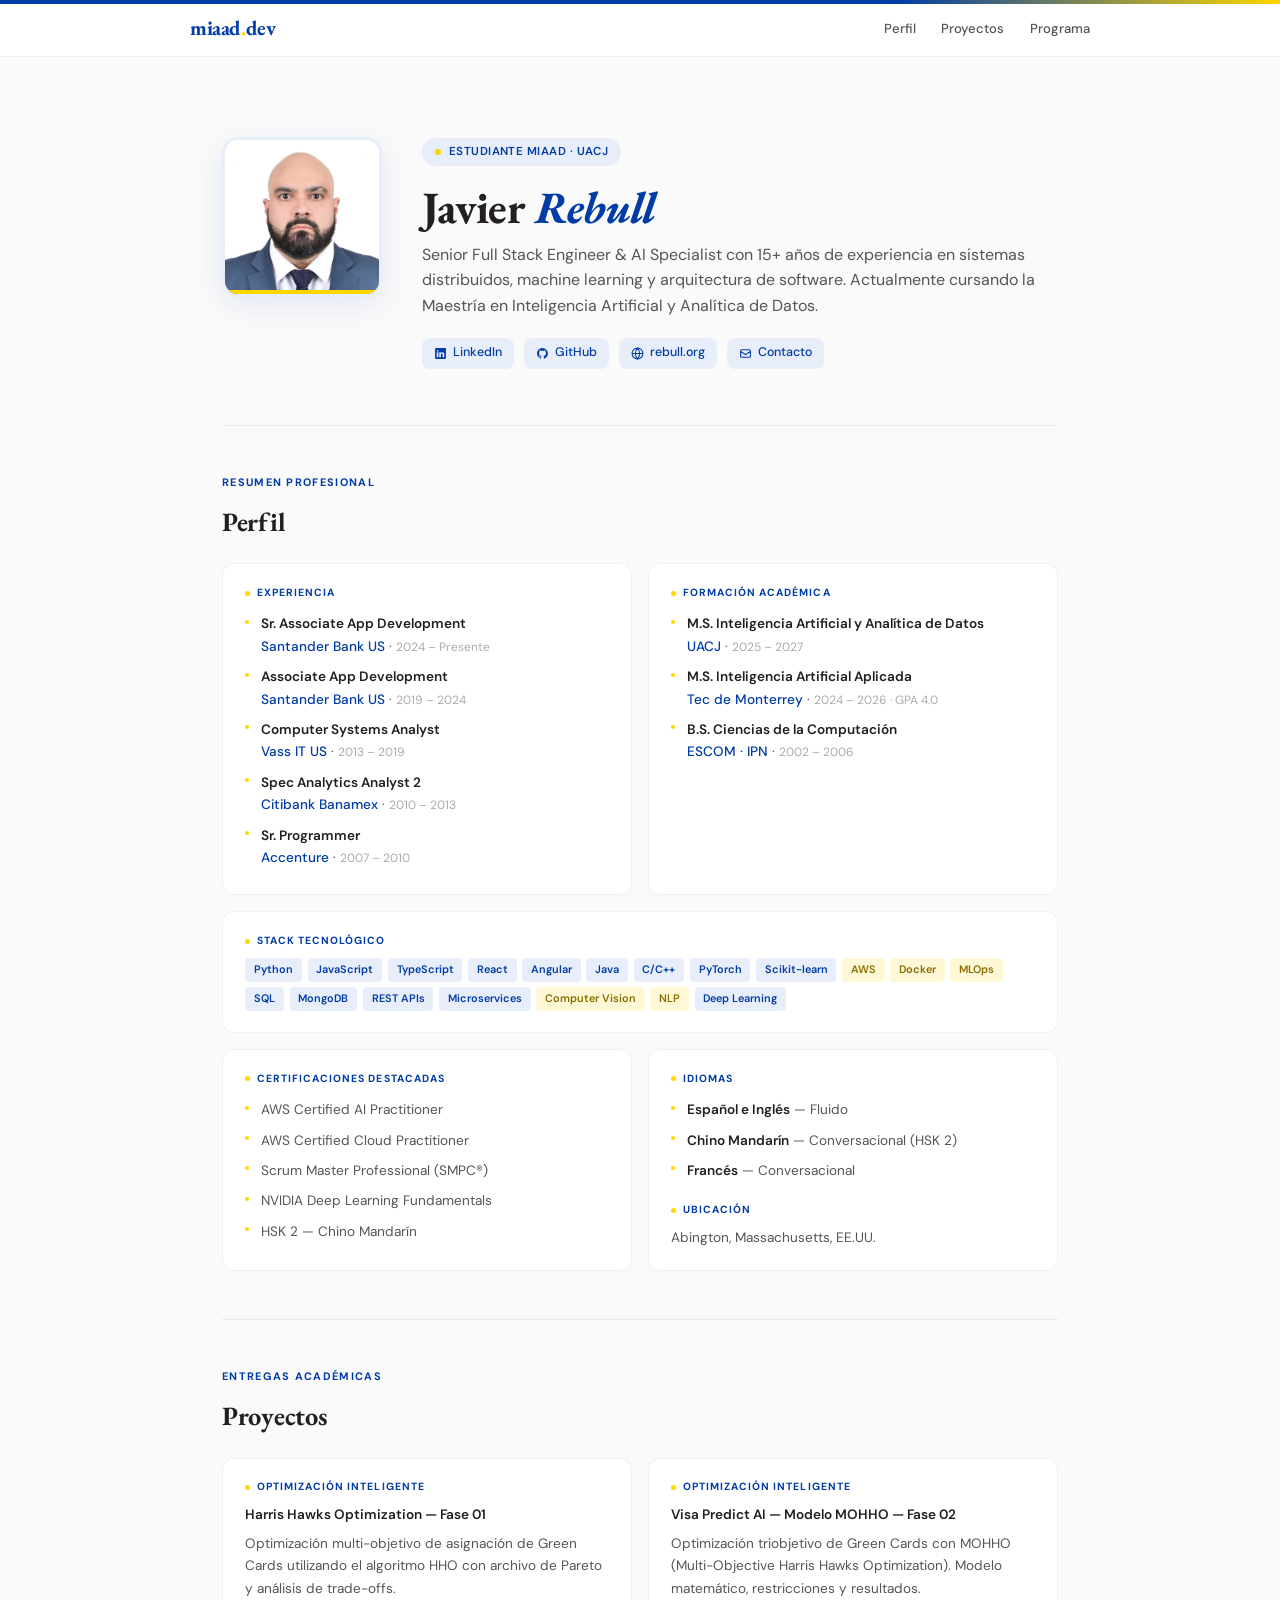
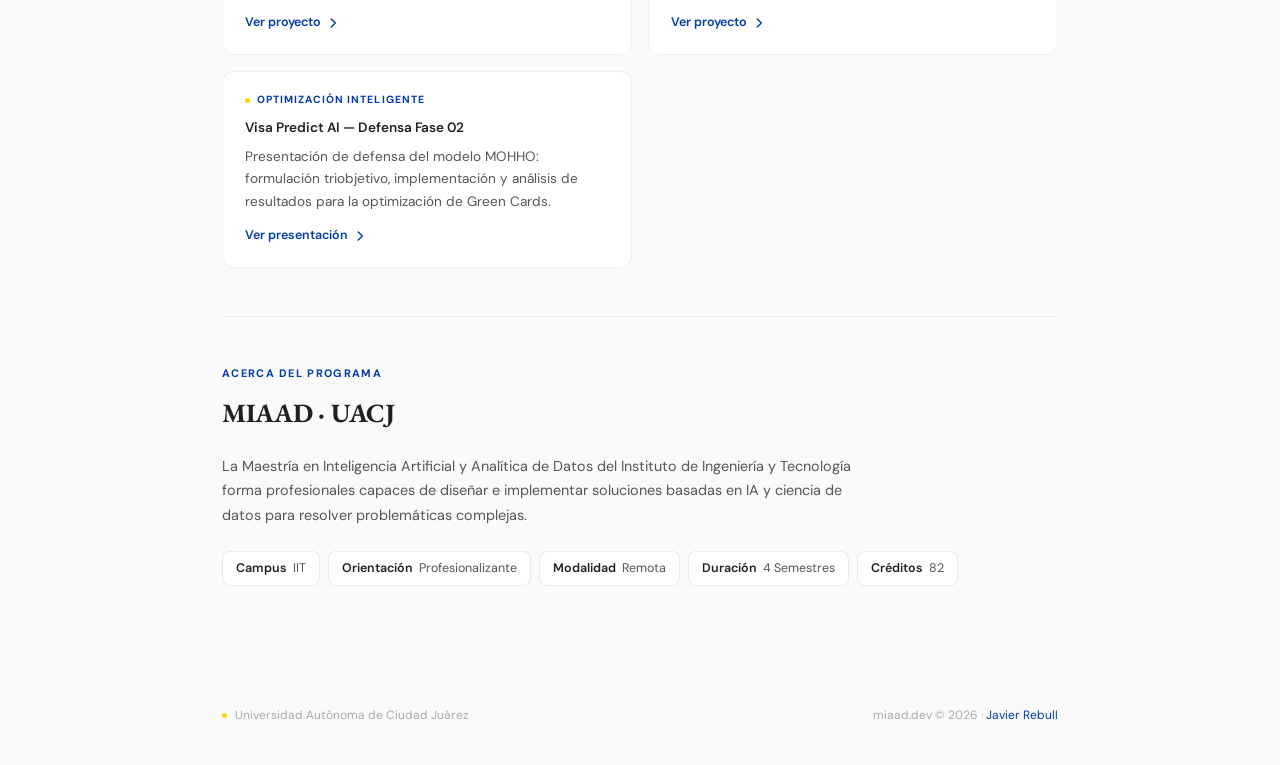
<file: index.html>
<!DOCTYPE html>
<html lang="es">
<head>
  <meta charset="UTF-8">
  <meta name="viewport" content="width=device-width, initial-scale=1.0">
  <title>Javier Rebull — miaad.dev</title>
  <meta name="description" content="Javier Rebull · Estudiante MIAAD · UACJ">
  <link rel="preconnect" href="https://fonts.googleapis.com">
  <link href="https://fonts.googleapis.com/css2?family=EB+Garamond:ital,wght@0,400;0,600;0,700;1,400&family=DM+Sans:wght@400;500;600;700&display=swap" rel="stylesheet">
  <style>
    :root {
      --azul:        #003CA6;
      --azul-dark:   #002B7A;
      --azul-light:  #E8EEF9;
      --amarillo:    #FFD600;
      --amarillo-soft:#FFF8D6;
      --gris:        #555559;
      --negro:       #231F20;
      --bg:          #FAFAFA;
      --surface:     #FFFFFF;
    }

    *, *::before, *::after { margin: 0; padding: 0; box-sizing: border-box; }
    html { scroll-behavior: smooth; }

    body {
      font-family: 'DM Sans', sans-serif;
      color: var(--negro);
      background: var(--bg);
      line-height: 1.6;
      -webkit-font-smoothing: antialiased;
    }

    /* ── Top accent ── */
    .topbar {
      position: fixed; top: 0; left: 0; right: 0; z-index: 100;
      height: 4px;
      background: linear-gradient(90deg, var(--azul) 0%, var(--azul) 70%, var(--amarillo) 100%);
    }

    /* ── Header ── */
    header {
      position: sticky; top: 0; z-index: 90;
      background: rgba(255,255,255,0.92);
      backdrop-filter: blur(16px);
      -webkit-backdrop-filter: blur(16px);
      border-bottom: 1px solid rgba(0,60,166,0.08);
      padding: 0 2rem;
    }
    nav {
      max-width: 900px; margin: 0 auto;
      display: flex; align-items: center; justify-content: space-between;
      height: 56px;
    }
    .logo {
      font-family: 'EB Garamond', serif;
      font-size: 1.3rem; font-weight: 700;
      color: var(--azul); text-decoration: none; letter-spacing: -0.02em;
    }
    .logo span { color: var(--amarillo); }

    .nav-links { display: flex; gap: 1.6rem; list-style: none; }
    .nav-links a {
      font-size: 0.82rem; font-weight: 500;
      color: var(--gris); text-decoration: none; transition: color 0.2s;
    }
    .nav-links a:hover { color: var(--azul); }

    /* ── Hero / Profile ── */
    .hero {
      max-width: 900px; margin: 0 auto;
      padding: 5rem 2rem 3.5rem;
      display: grid;
      grid-template-columns: 160px 1fr;
      gap: 2.5rem;
      align-items: start;
    }

    .photo-wrapper {
      width: 160px; height: 160px;
      border-radius: 16px;
      overflow: hidden;
      border: 3px solid var(--azul-light);
      box-shadow: 0 8px 30px rgba(0,60,166,0.10);
      position: relative;
    }
    .photo-wrapper::after {
      content: '';
      position: absolute; bottom: 0; left: 0; right: 0;
      height: 4px;
      background: var(--amarillo);
    }
    .photo-wrapper img {
      width: 100%; height: 100%; object-fit: cover; display: block;
    }

    .hero-text .hero-badge {
      display: inline-flex; align-items: center; gap: 0.5rem;
      background: var(--azul-light); color: var(--azul);
      font-size: 0.72rem; font-weight: 600;
      padding: 0.3rem 0.8rem; border-radius: 100px;
      margin-bottom: 1rem;
      letter-spacing: 0.04em; text-transform: uppercase;
    }
    .hero-badge::before {
      content: ''; width: 6px; height: 6px;
      background: var(--amarillo); border-radius: 50%;
    }

    .hero-text h1 {
      font-family: 'EB Garamond', serif;
      font-size: clamp(2rem, 4.5vw, 2.8rem);
      font-weight: 700; color: var(--negro);
      line-height: 1.15; letter-spacing: -0.02em;
      margin-bottom: 0.5rem;
    }
    .hero-text h1 em { font-style: italic; color: var(--azul); }

    .hero-subtitle {
      font-size: 1rem; color: var(--gris); margin-bottom: 1.2rem;
    }

    .hero-links {
      display: flex; flex-wrap: wrap; gap: 0.6rem;
    }
    .hero-links a {
      display: inline-flex; align-items: center; gap: 0.4rem;
      font-size: 0.78rem; font-weight: 500;
      color: var(--azul); text-decoration: none;
      background: var(--azul-light);
      padding: 0.35rem 0.75rem; border-radius: 8px;
      transition: background 0.2s, color 0.2s;
    }
    .hero-links a:hover { background: var(--azul); color: #fff; }
    .hero-links a svg { width: 13px; height: 13px; }

    /* ── Shared ── */
    .wrapper { max-width: 900px; margin: 0 auto; padding: 0 2rem; }
    .divider hr { border: none; height: 1px; background: rgba(0,60,166,0.08); }

    section { max-width: 900px; margin: 0 auto; padding: 3rem 2rem; }
    .section-label {
      font-size: 0.68rem; font-weight: 700;
      letter-spacing: 0.12em; text-transform: uppercase;
      color: var(--azul); margin-bottom: 0.6rem;
    }
    section h2 {
      font-family: 'EB Garamond', serif;
      font-size: 1.65rem; font-weight: 700;
      color: var(--negro); margin-bottom: 1.25rem;
      letter-spacing: -0.01em;
    }

    /* ── CV Cards ── */
    .cv-grid {
      display: grid;
      grid-template-columns: 1fr 1fr;
      gap: 1rem;
    }
    .cv-card {
      background: var(--surface);
      border: 1px solid rgba(0,60,166,0.07);
      border-radius: 12px;
      padding: 1.3rem 1.4rem;
    }
    .cv-card.full { grid-column: 1 / -1; }
    .cv-card-label {
      font-size: 0.65rem; font-weight: 700;
      text-transform: uppercase; letter-spacing: 0.1em;
      color: var(--azul); margin-bottom: 0.5rem;
      display: flex; align-items: center; gap: 0.4rem;
    }
    .cv-card-label .accent {
      width: 5px; height: 5px;
      background: var(--amarillo); border-radius: 50%;
    }
    .cv-card p, .cv-card li {
      font-size: 0.85rem; color: var(--gris); line-height: 1.65;
    }
    .cv-card ul { list-style: none; padding: 0; }
    .cv-card ul li {
      padding: 0.25rem 0; padding-left: 1rem; position: relative;
    }
    .cv-card ul li::before {
      content: ''; position: absolute; left: 0; top: 0.65rem;
      width: 4px; height: 4px;
      background: var(--amarillo); border-radius: 50%;
    }
    .cv-card .role { font-weight: 600; color: var(--negro); }
    .cv-card .org { color: var(--azul); font-weight: 500; }
    .cv-card .period { font-size: 0.75rem; color: #aaa; }

    .tag-row { display: flex; flex-wrap: wrap; gap: 0.35rem; margin-top: 0.4rem; }
    .tag {
      font-size: 0.68rem; font-weight: 600;
      background: var(--azul-light); color: var(--azul);
      padding: 0.2rem 0.55rem; border-radius: 4px;
    }
    .tag.yellow { background: var(--amarillo-soft); color: #8A6D00; }

    /* ── Convocatoria ── */
    .convocatoria {
      background: var(--azul); border-radius: 14px;
      padding: 2rem 2.2rem; color: #fff;
      display: flex; align-items: center; justify-content: space-between;
      gap: 1.5rem; flex-wrap: wrap;
    }
    .convocatoria-text h3 {
      font-family: 'EB Garamond', serif;
      font-size: 1.4rem; font-weight: 700; margin-bottom: 0.3rem;
    }
    .convocatoria-text h3 span { color: var(--amarillo); }
    .convocatoria-text p { font-size: 0.85rem; opacity: 0.8; }
    .convocatoria-btn {
      display: inline-flex; align-items: center; gap: 0.5rem;
      background: var(--amarillo); color: var(--negro);
      font-size: 0.82rem; font-weight: 700;
      padding: 0.65rem 1.3rem; border-radius: 10px;
      text-decoration: none;
      transition: transform 0.2s, box-shadow 0.2s;
    }
    .convocatoria-btn:hover {
      transform: translateY(-1px);
      box-shadow: 0 4px 16px rgba(255,214,0,0.4);
    }
    .convocatoria-btn svg { width: 14px; height: 14px; }

    /* ── Info chips ── */
    .info-chips {
      display: flex; flex-wrap: wrap; gap: 0.5rem; margin-bottom: 2rem;
    }
    .info-chip {
      display: inline-flex; align-items: center; gap: 0.4rem;
      background: var(--surface); border: 1px solid rgba(0,60,166,0.1);
      padding: 0.4rem 0.8rem; border-radius: 8px;
      font-size: 0.78rem; color: var(--gris);
    }
    .info-chip strong { color: var(--negro); font-weight: 600; }

    /* ── Footer ── */
    footer {
      max-width: 900px; margin: 0 auto;
      padding: 2.5rem 2rem;
      display: flex; align-items: center; justify-content: space-between;
      font-size: 0.75rem; color: #aaa;
    }
    footer a { color: var(--azul); text-decoration: none; }
    footer a:hover { text-decoration: underline; }
    .footer-uacj { display: flex; align-items: center; gap: 0.5rem; }
    .footer-uacj .dot { width: 5px; height: 5px; background: var(--amarillo); border-radius: 50%; }

    /* ── Animations ── */
    .fade-in {
      opacity: 0; transform: translateY(14px);
      animation: fadeUp 0.55s ease forwards;
    }
    @keyframes fadeUp { to { opacity: 1; transform: translateY(0); } }
    .d1 { animation-delay: 0.05s; }
    .d2 { animation-delay: 0.1s; }
    .d3 { animation-delay: 0.15s; }
    .d4 { animation-delay: 0.2s; }
    .d5 { animation-delay: 0.25s; }
    .d6 { animation-delay: 0.3s; }

    /* ── Responsive ── */
    @media (max-width: 700px) {
      .hero {
        grid-template-columns: 1fr;
        text-align: center;
        padding: 4rem 1.5rem 2.5rem;
        gap: 1.5rem;
      }
      .photo-wrapper { margin: 0 auto; width: 130px; height: 130px; }
      .hero-links { justify-content: center; }
      .cv-grid { grid-template-columns: 1fr; }
      .convocatoria { flex-direction: column; text-align: center; }
      section { padding: 2.5rem 1.5rem; }
    }
  </style>
</head>
<body>

  <div class="topbar"></div>

  <!-- Nav -->
  <header>
    <nav>
      <a href="/" class="logo">miaad<span>.</span>dev</a>
      <ul class="nav-links">
        <li><a href="#perfil">Perfil</a></li>
        <li><a href="#proyectos">Proyectos</a></li>
        <li><a href="#programa">Programa</a></li>
      </ul>
    </nav>
  </header>

  <!-- Hero -->
  <div class="hero">
    <div class="photo-wrapper fade-in d1">
      <img src="javi_photo.jpg" alt="Javier Rebull" />
    </div>
    <div class="hero-text">
      <div class="hero-badge fade-in d1">Estudiante MIAAD · UACJ</div>
      <h1 class="fade-in d2">Javier <em>Rebull</em></h1>
      <p class="hero-subtitle fade-in d3">
        Senior Full Stack Engineer &amp; AI Specialist con 15+ años de experiencia en sistemas distribuidos, machine learning y arquitectura de software. Actualmente cursando la Maestría en Inteligencia Artificial y Analítica de Datos.
      </p>
      <div class="hero-links fade-in d4">
        <a href="https://www.linkedin.com/in/rebull/" target="_blank" rel="noopener">
          <svg xmlns="http://www.w3.org/2000/svg" viewBox="0 0 24 24" fill="currentColor"><path d="M20.47 2H3.53A1.45 1.45 0 002 3.47v17.06A1.45 1.45 0 003.47 22h17.06A1.45 1.45 0 0022 20.53V3.47A1.45 1.45 0 0020.47 2zM8.09 18.74h-3v-9h3v9zM6.59 8.48a1.56 1.56 0 110-3.12 1.56 1.56 0 010 3.12zM18.91 18.74h-3v-4.26c0-1.08-.02-2.47-1.5-2.47-1.5 0-1.73 1.18-1.73 2.39v4.34h-3v-9h2.89v1.3h.04a3.16 3.16 0 012.84-1.56c3.04 0 3.6 2 3.6 4.59v4.67z"/></svg>
          LinkedIn
        </a>
        <a href="https://github.com/jrebull" target="_blank" rel="noopener">
          <svg xmlns="http://www.w3.org/2000/svg" viewBox="0 0 24 24" fill="currentColor"><path d="M12 2C6.477 2 2 6.477 2 12c0 4.42 2.87 8.17 6.84 9.5.5.08.66-.23.66-.5v-1.69c-2.77.6-3.36-1.34-3.36-1.34-.46-1.16-1.11-1.47-1.11-1.47-.91-.62.07-.6.07-.6 1 .07 1.53 1.03 1.53 1.03.87 1.52 2.34 1.07 2.91.83.09-.65.35-1.09.63-1.34-2.22-.25-4.55-1.11-4.55-4.92 0-1.11.38-2 1.03-2.71-.1-.25-.45-1.29.1-2.64 0 0 .84-.27 2.75 1.02.79-.22 1.65-.33 2.5-.33.85 0 1.71.11 2.5.33 1.91-1.29 2.75-1.02 2.75-1.02.55 1.35.2 2.39.1 2.64.65.71 1.03 1.6 1.03 2.71 0 3.82-2.34 4.66-4.57 4.91.36.31.69.92.69 1.85V21c0 .27.16.59.67.5C19.14 20.16 22 16.42 22 12A10 10 0 0012 2z"/></svg>
          GitHub
        </a>
        <a href="https://rebull.org" target="_blank" rel="noopener">
          <svg xmlns="http://www.w3.org/2000/svg" fill="none" viewBox="0 0 24 24" stroke="currentColor" stroke-width="2"><circle cx="12" cy="12" r="10"/><path d="M2 12h20M12 2a15.3 15.3 0 014 10 15.3 15.3 0 01-4 10 15.3 15.3 0 01-4-10 15.3 15.3 0 014-10z"/></svg>
          rebull.org
        </a>
        <a href="mailto:rebull@outlook.com">
          <svg xmlns="http://www.w3.org/2000/svg" fill="none" viewBox="0 0 24 24" stroke="currentColor" stroke-width="2"><path stroke-linecap="round" stroke-linejoin="round" d="M3 8l7.89 5.26a2 2 0 002.22 0L21 8M5 19h14a2 2 0 002-2V7a2 2 0 00-2-2H5a2 2 0 00-2 2v10a2 2 0 002 2z"/></svg>
          Contacto
        </a>
      </div>
    </div>
  </div>

  <div class="wrapper"><div class="divider"><hr></div></div>

  <!-- Mini CV -->
  <section id="perfil">
    <p class="section-label">Resumen Profesional</p>
    <h2>Perfil</h2>

    <div class="cv-grid">

      <div class="cv-card fade-in d1">
        <div class="cv-card-label"><span class="accent"></span> Experiencia</div>
        <ul>
          <li><span class="role">Sr. Associate App Development</span><br><span class="org">Santander Bank US</span> · <span class="period">2024 – Presente</span></li>
          <li><span class="role">Associate App Development</span><br><span class="org">Santander Bank US</span> · <span class="period">2019 – 2024</span></li>
          <li><span class="role">Computer Systems Analyst</span><br><span class="org">Vass IT US</span> · <span class="period">2013 – 2019</span></li>
          <li><span class="role">Spec Analytics Analyst 2</span><br><span class="org">Citibank Banamex</span> · <span class="period">2010 – 2013</span></li>
          <li><span class="role">Sr. Programmer</span><br><span class="org">Accenture</span> · <span class="period">2007 – 2010</span></li>
        </ul>
      </div>

      <div class="cv-card fade-in d2">
        <div class="cv-card-label"><span class="accent"></span> Formación Académica</div>
        <ul>
          <li><span class="role">M.S. Inteligencia Artificial y Analítica de Datos</span><br><span class="org">UACJ</span> · <span class="period">2025 – 2027</span></li>
          <li><span class="role">M.S. Inteligencia Artificial Aplicada</span><br><span class="org">Tec de Monterrey</span> · <span class="period">2024 – 2026 · GPA 4.0</span></li>
          <li><span class="role">B.S. Ciencias de la Computación</span><br><span class="org">ESCOM · IPN</span> · <span class="period">2002 – 2006</span></li>
        </ul>
      </div>

      <div class="cv-card full fade-in d3">
        <div class="cv-card-label"><span class="accent"></span> Stack Tecnológico</div>
        <div class="tag-row">
          <span class="tag">Python</span>
          <span class="tag">JavaScript</span>
          <span class="tag">TypeScript</span>
          <span class="tag">React</span>
          <span class="tag">Angular</span>
          <span class="tag">Java</span>
          <span class="tag">C/C++</span>
          <span class="tag">PyTorch</span>
          <span class="tag">Scikit-learn</span>
          <span class="tag yellow">AWS</span>
          <span class="tag yellow">Docker</span>
          <span class="tag yellow">MLOps</span>
          <span class="tag">SQL</span>
          <span class="tag">MongoDB</span>
          <span class="tag">REST APIs</span>
          <span class="tag">Microservices</span>
          <span class="tag yellow">Computer Vision</span>
          <span class="tag yellow">NLP</span>
          <span class="tag">Deep Learning</span>
        </div>
      </div>

      <div class="cv-card fade-in d4">
        <div class="cv-card-label"><span class="accent"></span> Certificaciones Destacadas</div>
        <ul>
          <li>AWS Certified AI Practitioner</li>
          <li>AWS Certified Cloud Practitioner</li>
          <li>Scrum Master Professional (SMPC®)</li>
          <li>NVIDIA Deep Learning Fundamentals</li>
          <li>HSK 2 — Chino Mandarín</li>
        </ul>
      </div>

      <div class="cv-card fade-in d5">
        <div class="cv-card-label"><span class="accent"></span> Idiomas</div>
        <ul>
          <li><span class="role">Español e Inglés</span> — Fluido</li>
          <li><span class="role">Chino Mandarín</span> — Conversacional (HSK 2)</li>
          <li><span class="role">Francés</span> — Conversacional</li>
        </ul>
        <div style="margin-top:1rem;">
          <div class="cv-card-label"><span class="accent"></span> Ubicación</div>
          <p>Abington, Massachusetts, EE.UU.</p>
        </div>
      </div>

    </div>
  </section>

  <div class="wrapper"><div class="divider"><hr></div></div>

  <!-- Proyectos -->
  <section id="proyectos">
    <p class="section-label">Entregas Académicas</p>
    <h2>Proyectos</h2>

    <div class="cv-grid">
      <a href="https://miaad.dev/smartopt/hho_phase01/" class="cv-card fade-in d1" style="text-decoration:none;color:inherit;transition:border-color 0.25s,box-shadow 0.25s;" onmouseover="this.style.borderColor='var(--azul)';this.style.boxShadow='0 4px 20px rgba(0,60,166,0.08)'" onmouseout="this.style.borderColor='rgba(0,60,166,0.07)';this.style.boxShadow='none'">
        <div class="cv-card-label"><span class="accent"></span> Optimización Inteligente</div>
        <p style="margin-bottom:0.4rem;"><span class="role">Harris Hawks Optimization — Fase 01</span></p>
        <p>Optimización multi-objetivo de asignación de Green Cards utilizando el algoritmo HHO con archivo de Pareto y análisis de trade-offs.</p>
        <div style="display:flex;align-items:center;gap:0.3rem;margin-top:0.8rem;font-size:0.78rem;font-weight:600;color:var(--azul);">
          Ver proyecto
          <svg xmlns="http://www.w3.org/2000/svg" fill="none" viewBox="0 0 24 24" stroke="currentColor" stroke-width="2.5" style="width:14px;height:14px;"><path stroke-linecap="round" stroke-linejoin="round" d="M9 5l7 7-7 7"/></svg>
        </div>
      </a>

      <a href="https://miaad.dev/smartopt/mohho_phase02/visa_predict_ai" class="cv-card fade-in d2" style="text-decoration:none;color:inherit;transition:border-color 0.25s,box-shadow 0.25s;" onmouseover="this.style.borderColor='var(--azul)';this.style.boxShadow='0 4px 20px rgba(0,60,166,0.08)'" onmouseout="this.style.borderColor='rgba(0,60,166,0.07)';this.style.boxShadow='none'">
        <div class="cv-card-label"><span class="accent"></span> Optimización Inteligente</div>
        <p style="margin-bottom:0.4rem;"><span class="role">Visa Predict AI — Modelo MOHHO — Fase 02</span></p>
        <p>Optimización triobjetivo de Green Cards con MOHHO (Multi-Objective Harris Hawks Optimization). Modelo matemático, restricciones y resultados.</p>
        <div style="display:flex;align-items:center;gap:0.3rem;margin-top:0.8rem;font-size:0.78rem;font-weight:600;color:var(--azul);">
          Ver proyecto
          <svg xmlns="http://www.w3.org/2000/svg" fill="none" viewBox="0 0 24 24" stroke="currentColor" stroke-width="2.5" style="width:14px;height:14px;"><path stroke-linecap="round" stroke-linejoin="round" d="M9 5l7 7-7 7"/></svg>
        </div>
      </a>

      <a href="https://miaad.dev/smartopt/mohho_phase02/defensa_fase2_final" class="cv-card fade-in d3" style="text-decoration:none;color:inherit;transition:border-color 0.25s,box-shadow 0.25s;" onmouseover="this.style.borderColor='var(--azul)';this.style.boxShadow='0 4px 20px rgba(0,60,166,0.08)'" onmouseout="this.style.borderColor='rgba(0,60,166,0.07)';this.style.boxShadow='none'">
        <div class="cv-card-label"><span class="accent"></span> Optimización Inteligente</div>
        <p style="margin-bottom:0.4rem;"><span class="role">Visa Predict AI — Defensa Fase 02</span></p>
        <p>Presentación de defensa del modelo MOHHO: formulación triobjetivo, implementación y análisis de resultados para la optimización de Green Cards.</p>
        <div style="display:flex;align-items:center;gap:0.3rem;margin-top:0.8rem;font-size:0.78rem;font-weight:600;color:var(--azul);">
          Ver presentación
          <svg xmlns="http://www.w3.org/2000/svg" fill="none" viewBox="0 0 24 24" stroke="currentColor" stroke-width="2.5" style="width:14px;height:14px;"><path stroke-linecap="round" stroke-linejoin="round" d="M9 5l7 7-7 7"/></svg>
        </div>
      </a>
    </div>
  </section>

  <div class="wrapper"><div class="divider"><hr></div></div>

  <!-- Programa -->
  <section id="programa">
    <p class="section-label">Acerca del Programa</p>
    <h2>MIAAD · UACJ</h2>

    <p style="font-size:0.9rem; color:var(--gris); max-width:640px; margin-bottom:1.5rem; line-height:1.7;">
      La Maestría en Inteligencia Artificial y Analítica de Datos del Instituto de Ingeniería y Tecnología forma profesionales capaces de diseñar e implementar soluciones basadas en IA y ciencia de datos para resolver problemáticas complejas.
    </p>

    <div class="info-chips">
      <div class="info-chip"><strong>Campus</strong> IIT</div>
      <div class="info-chip"><strong>Orientación</strong> Profesionalizante</div>
      <div class="info-chip"><strong>Modalidad</strong> Remota</div>
      <div class="info-chip"><strong>Duración</strong> 4 Semestres</div>
      <div class="info-chip"><strong>Créditos</strong> 82</div>
    </div>


  </section>

  <!-- Footer -->
  <footer>
    <div class="footer-uacj">
      <span class="dot"></span>
      <span>Universidad Autónoma de Ciudad Juárez</span>
    </div>
    <span>miaad.dev &copy; 2026 · <a href="https://rebull.org">Javier Rebull</a></span>
  </footer>

</body>
</html>
</file>
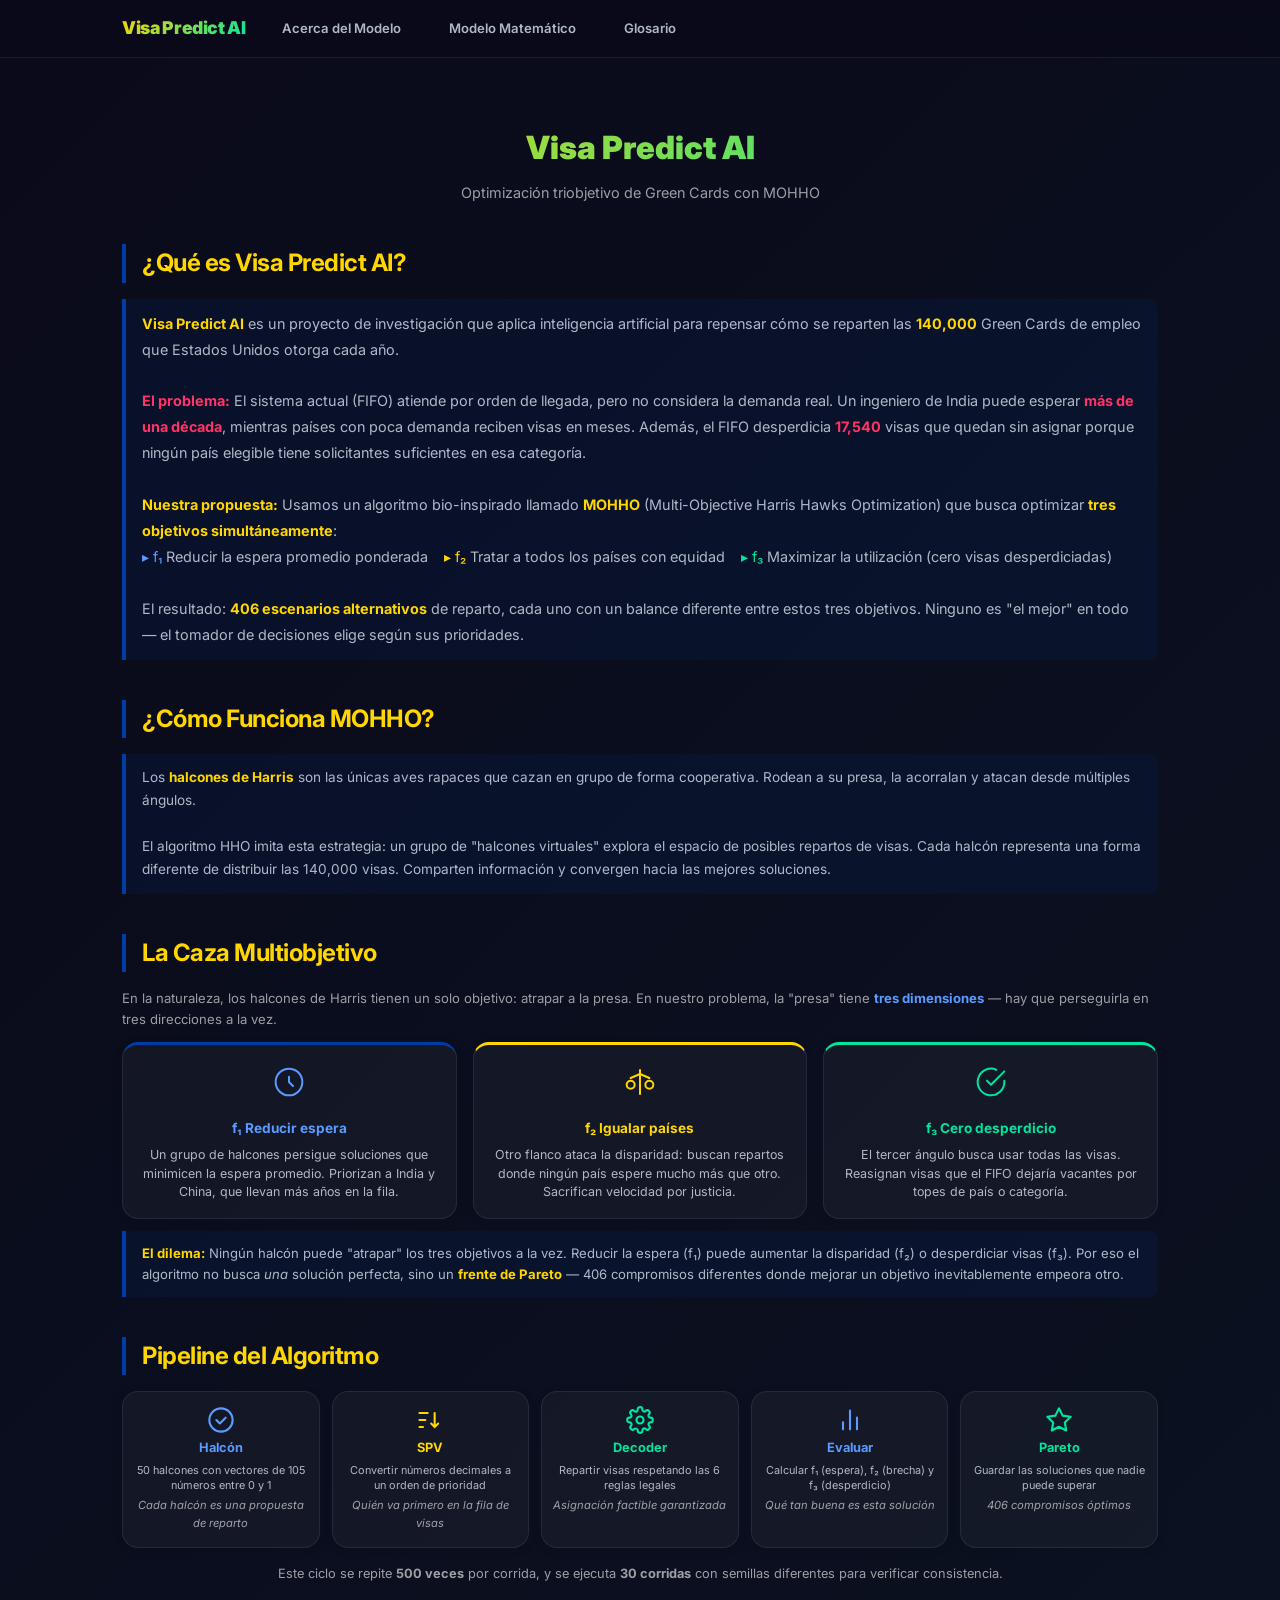
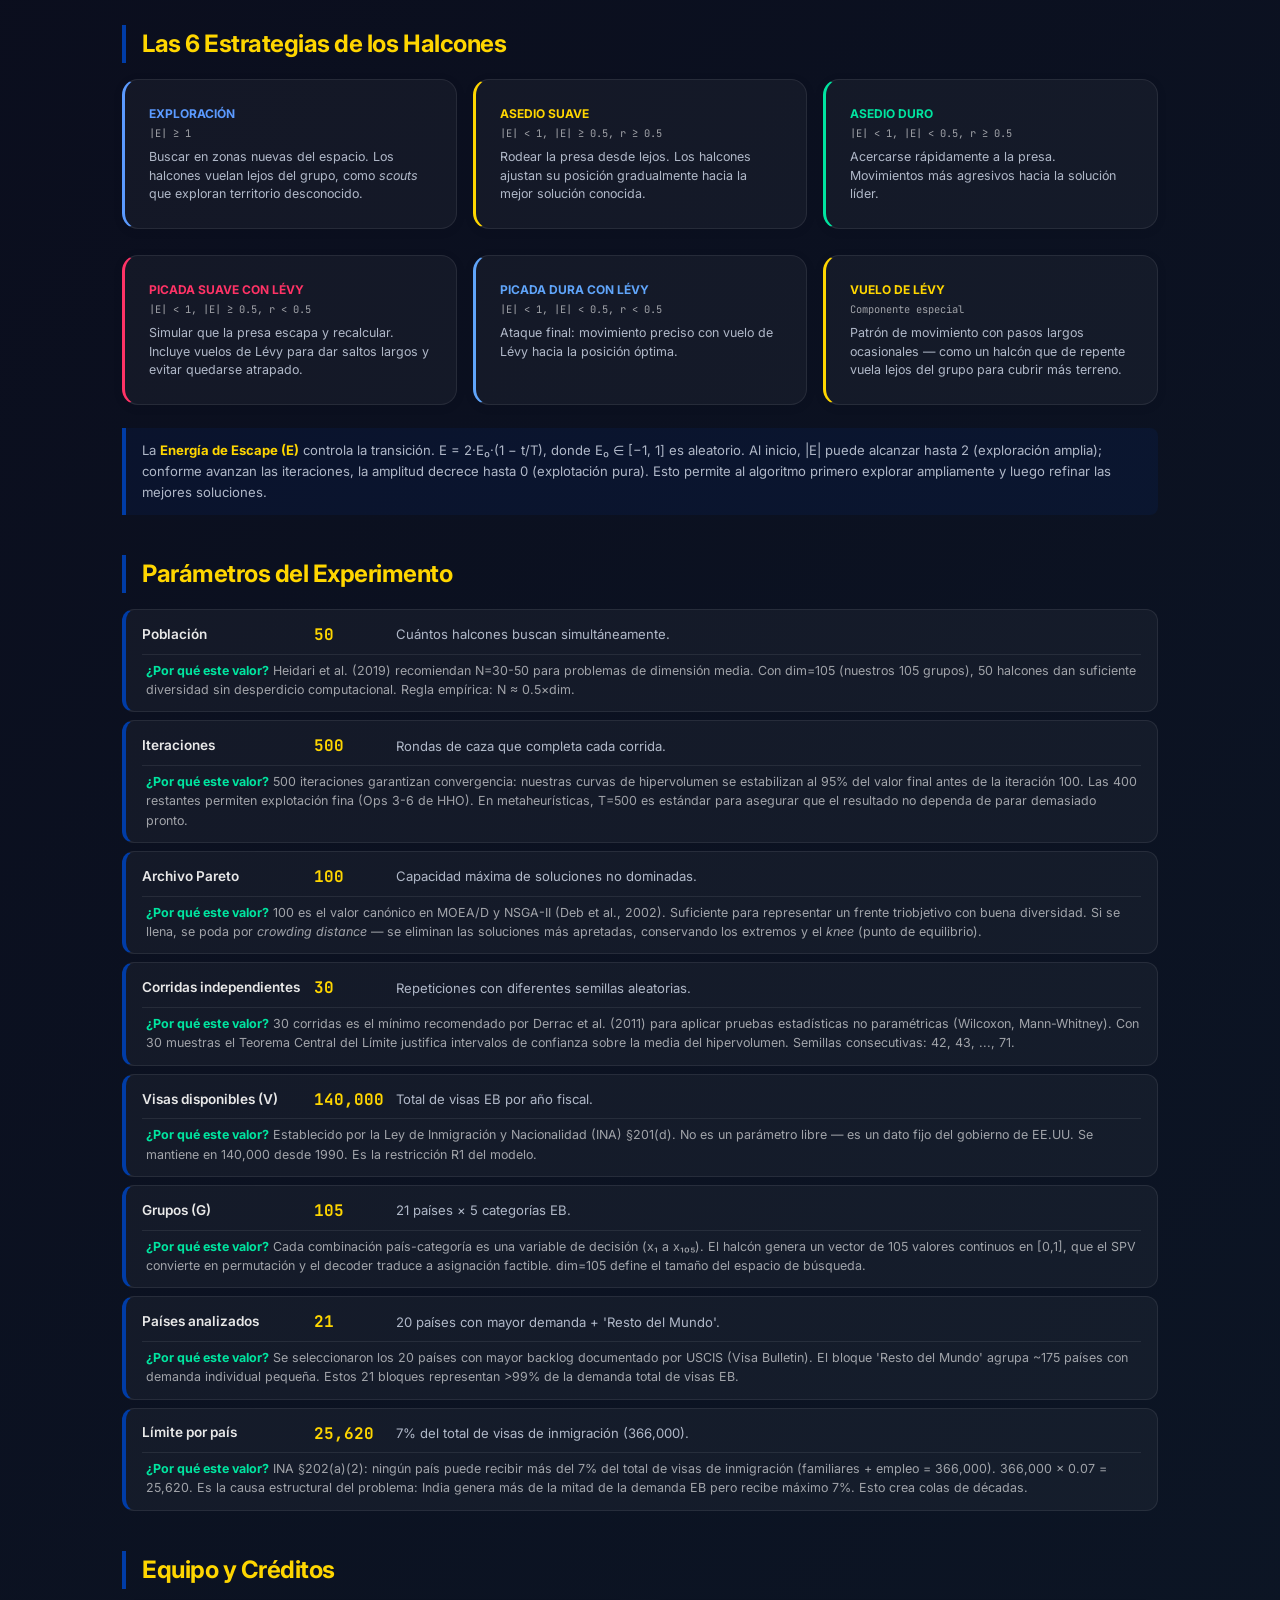
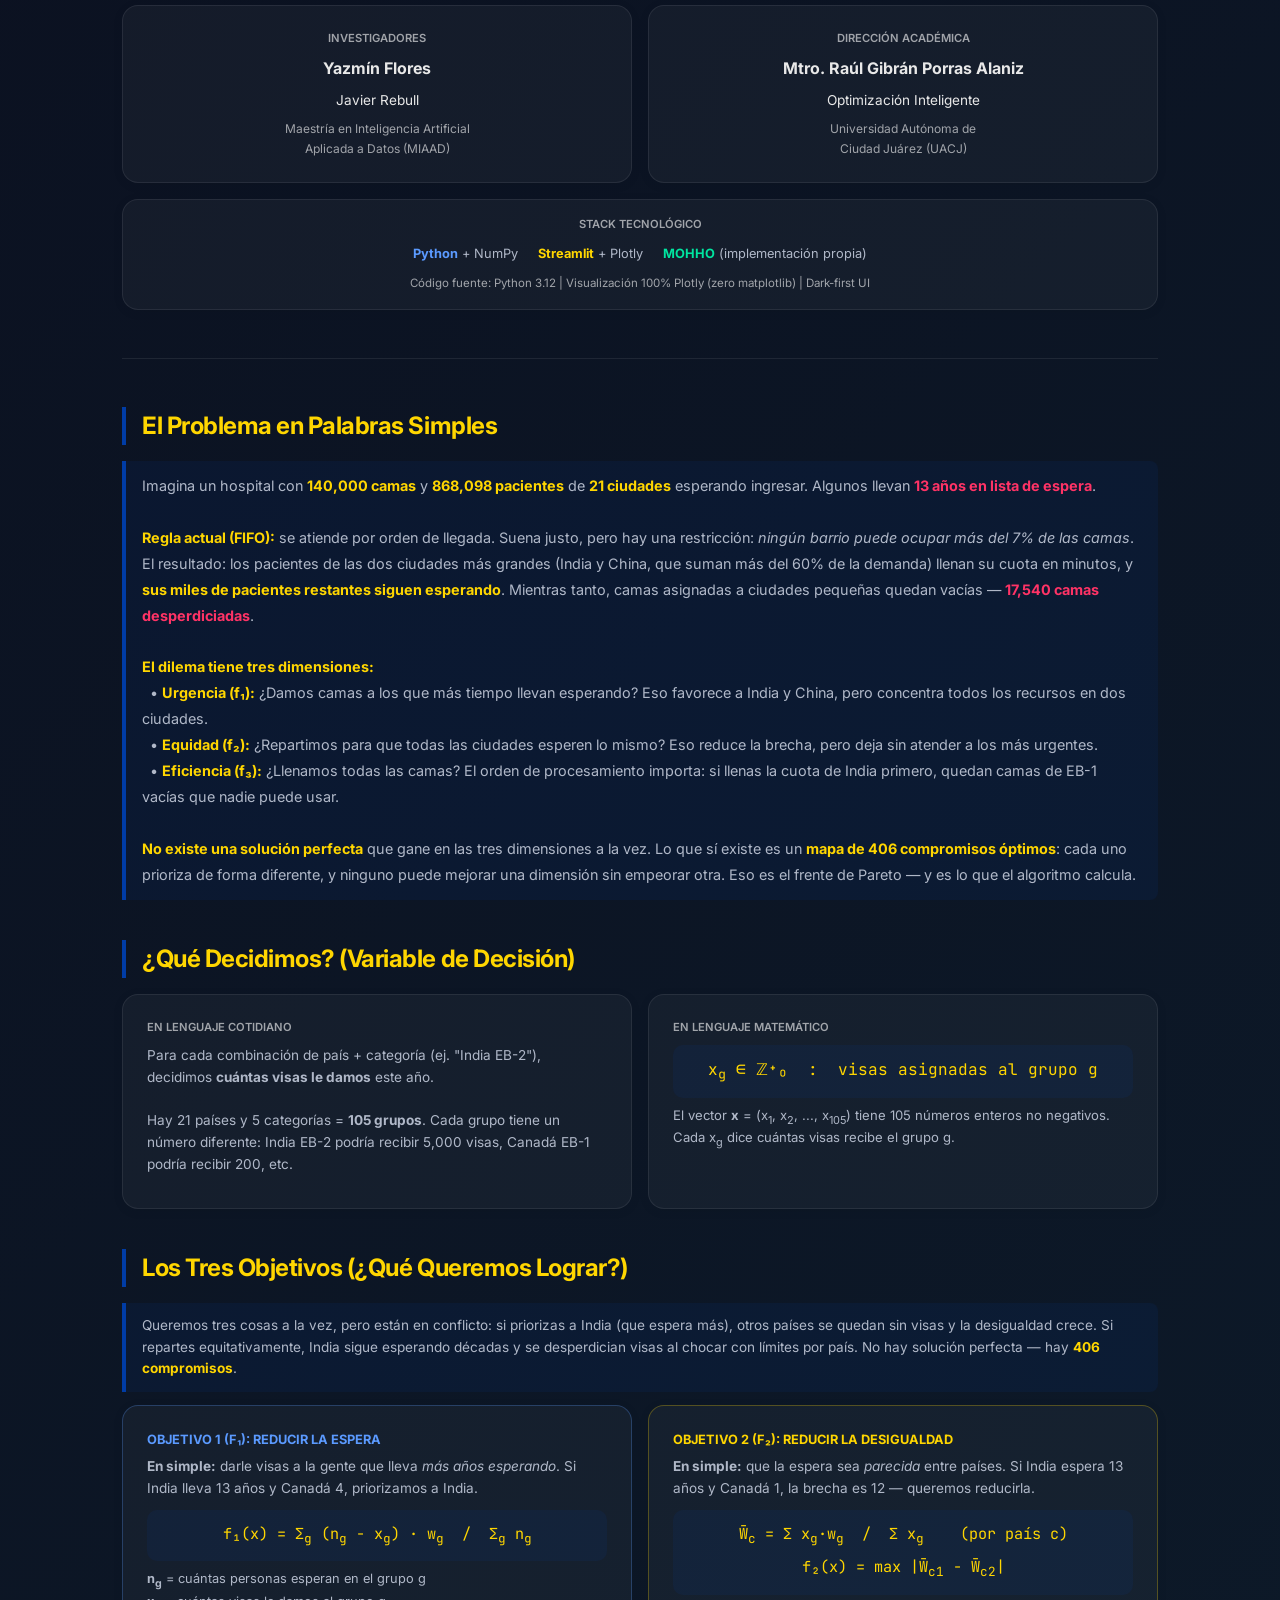
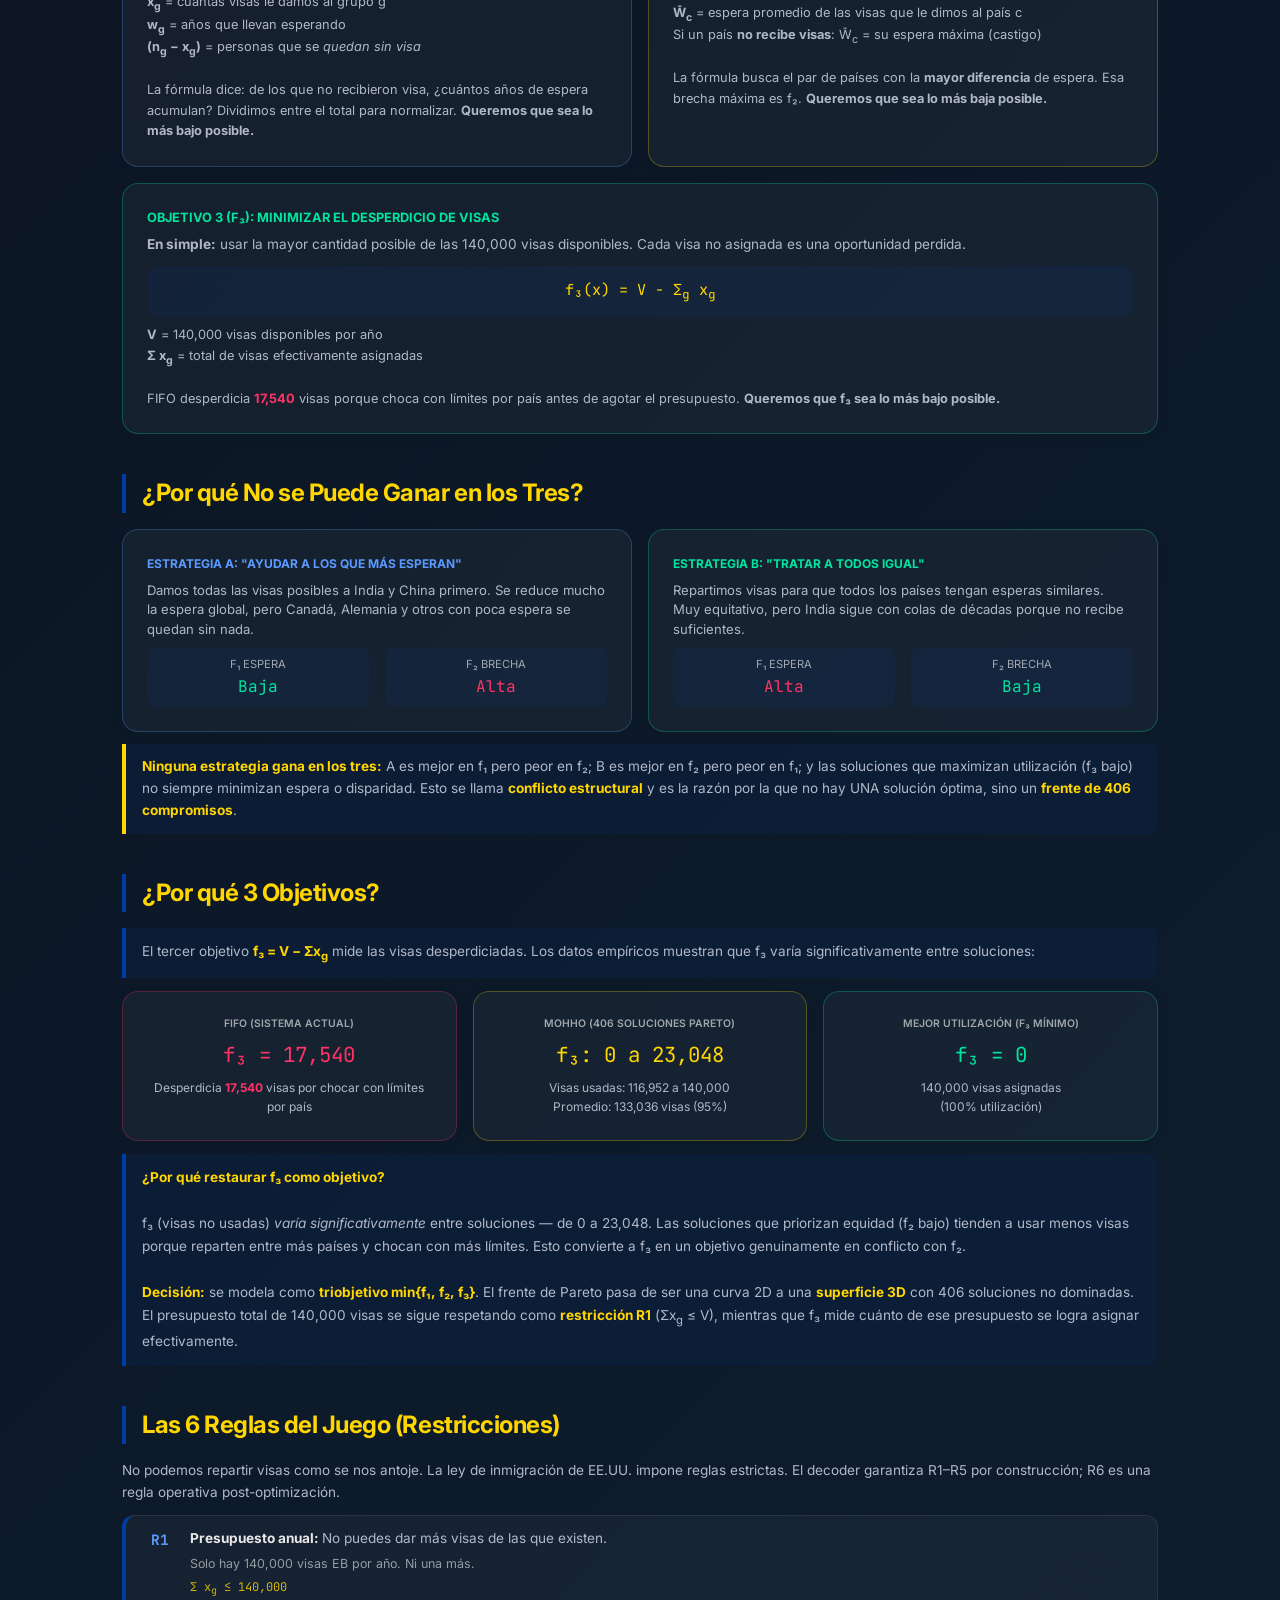
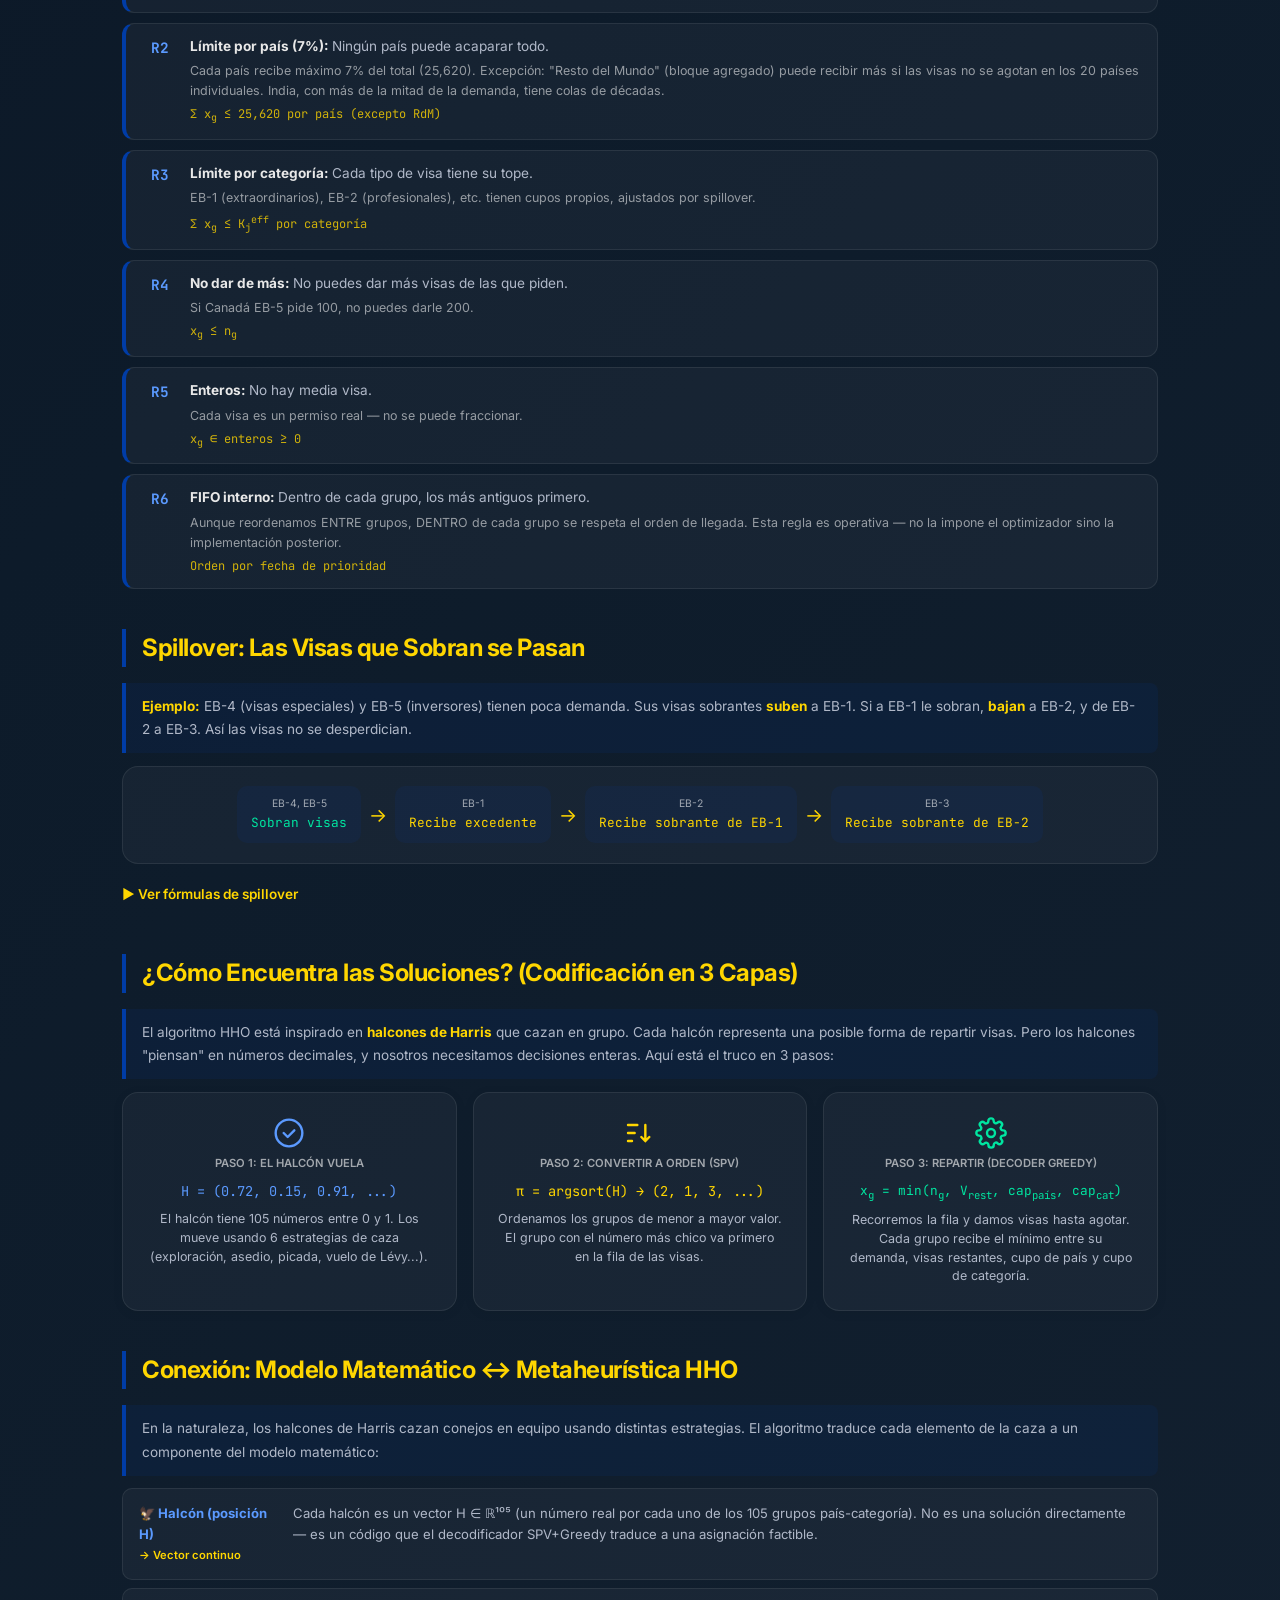
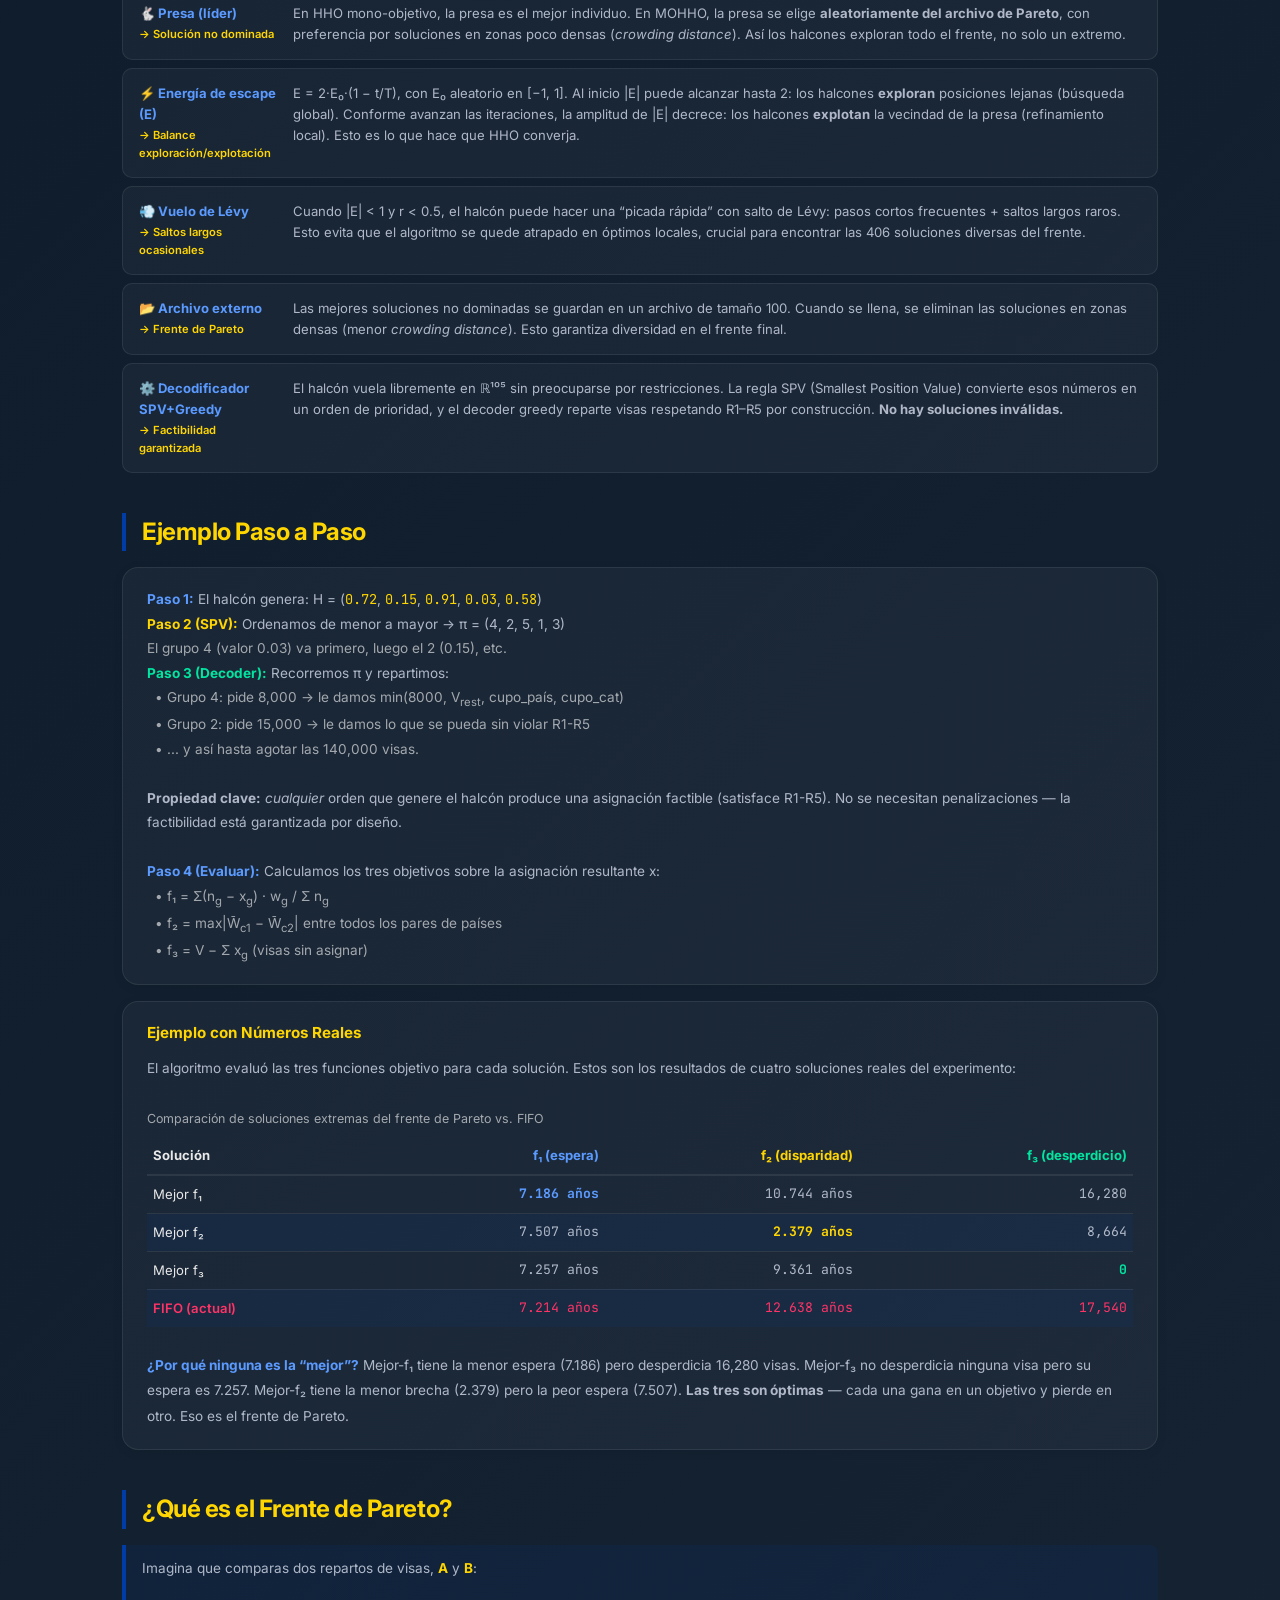
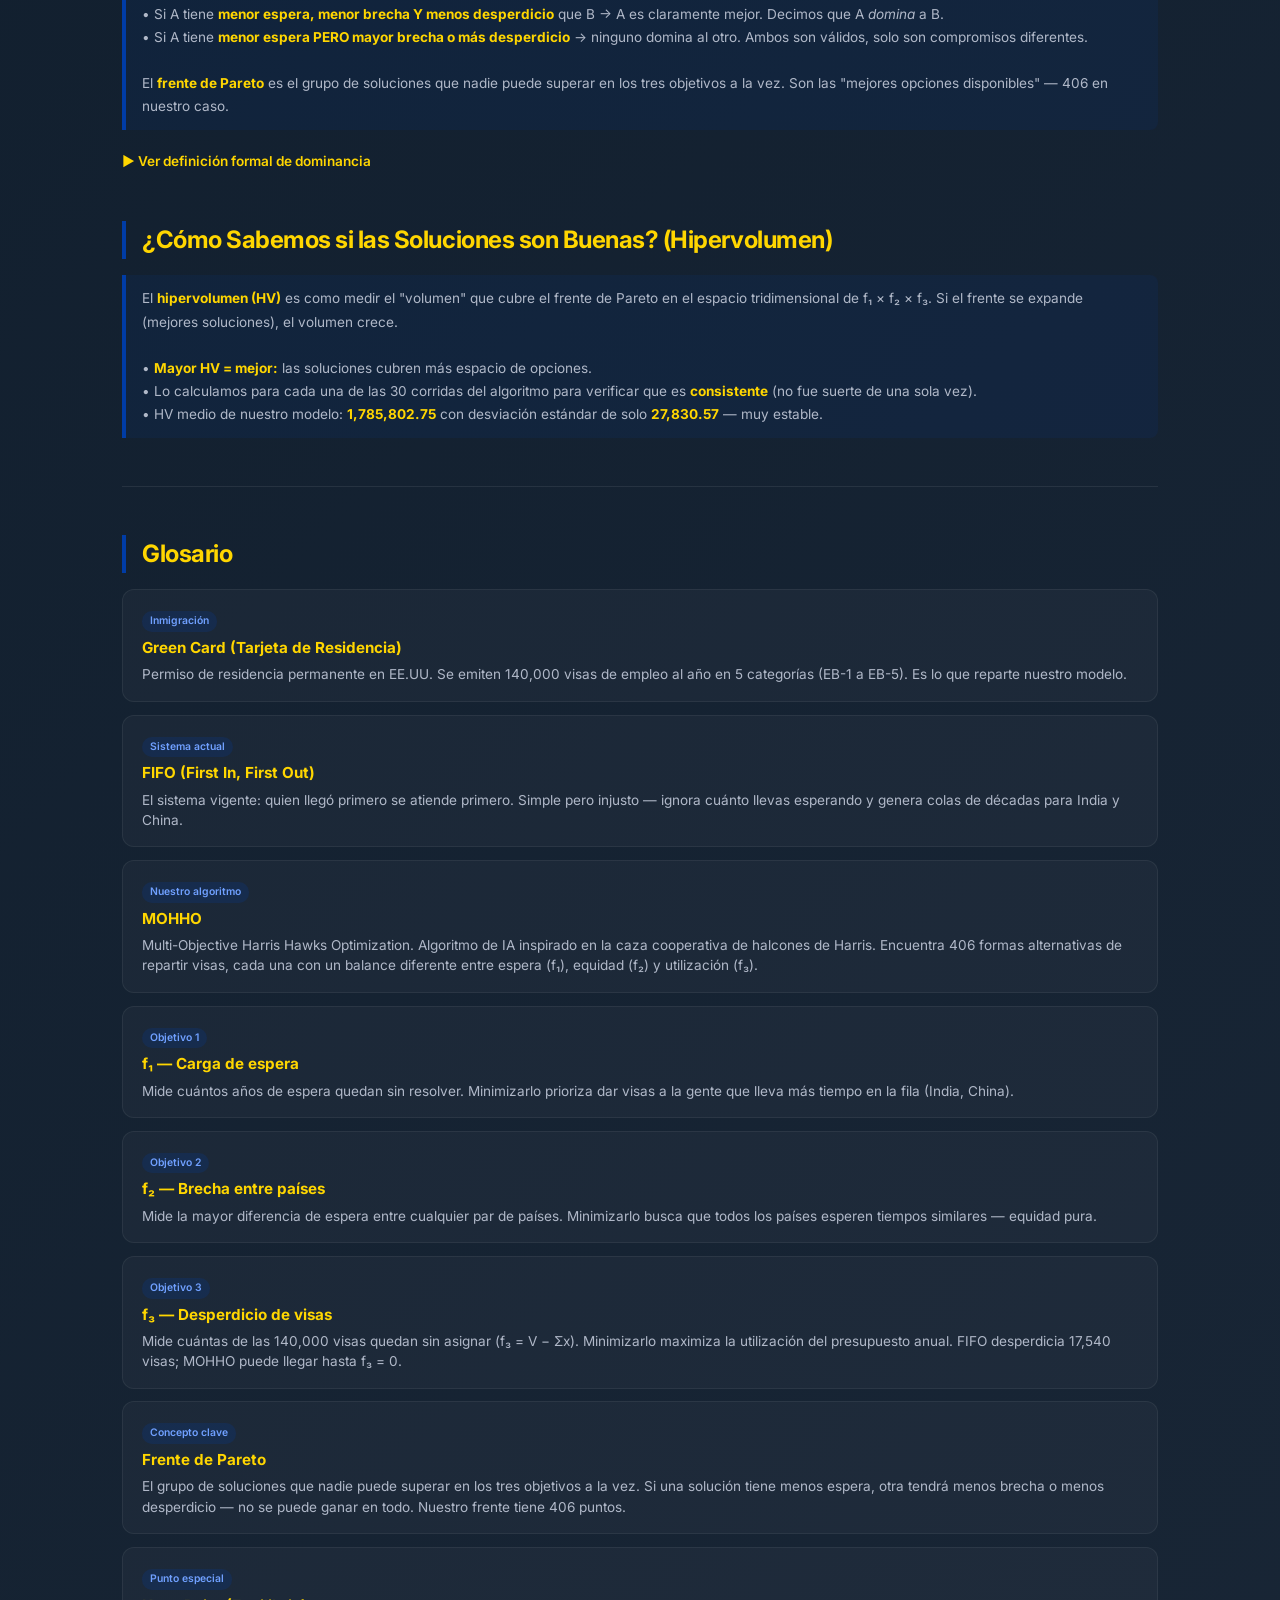
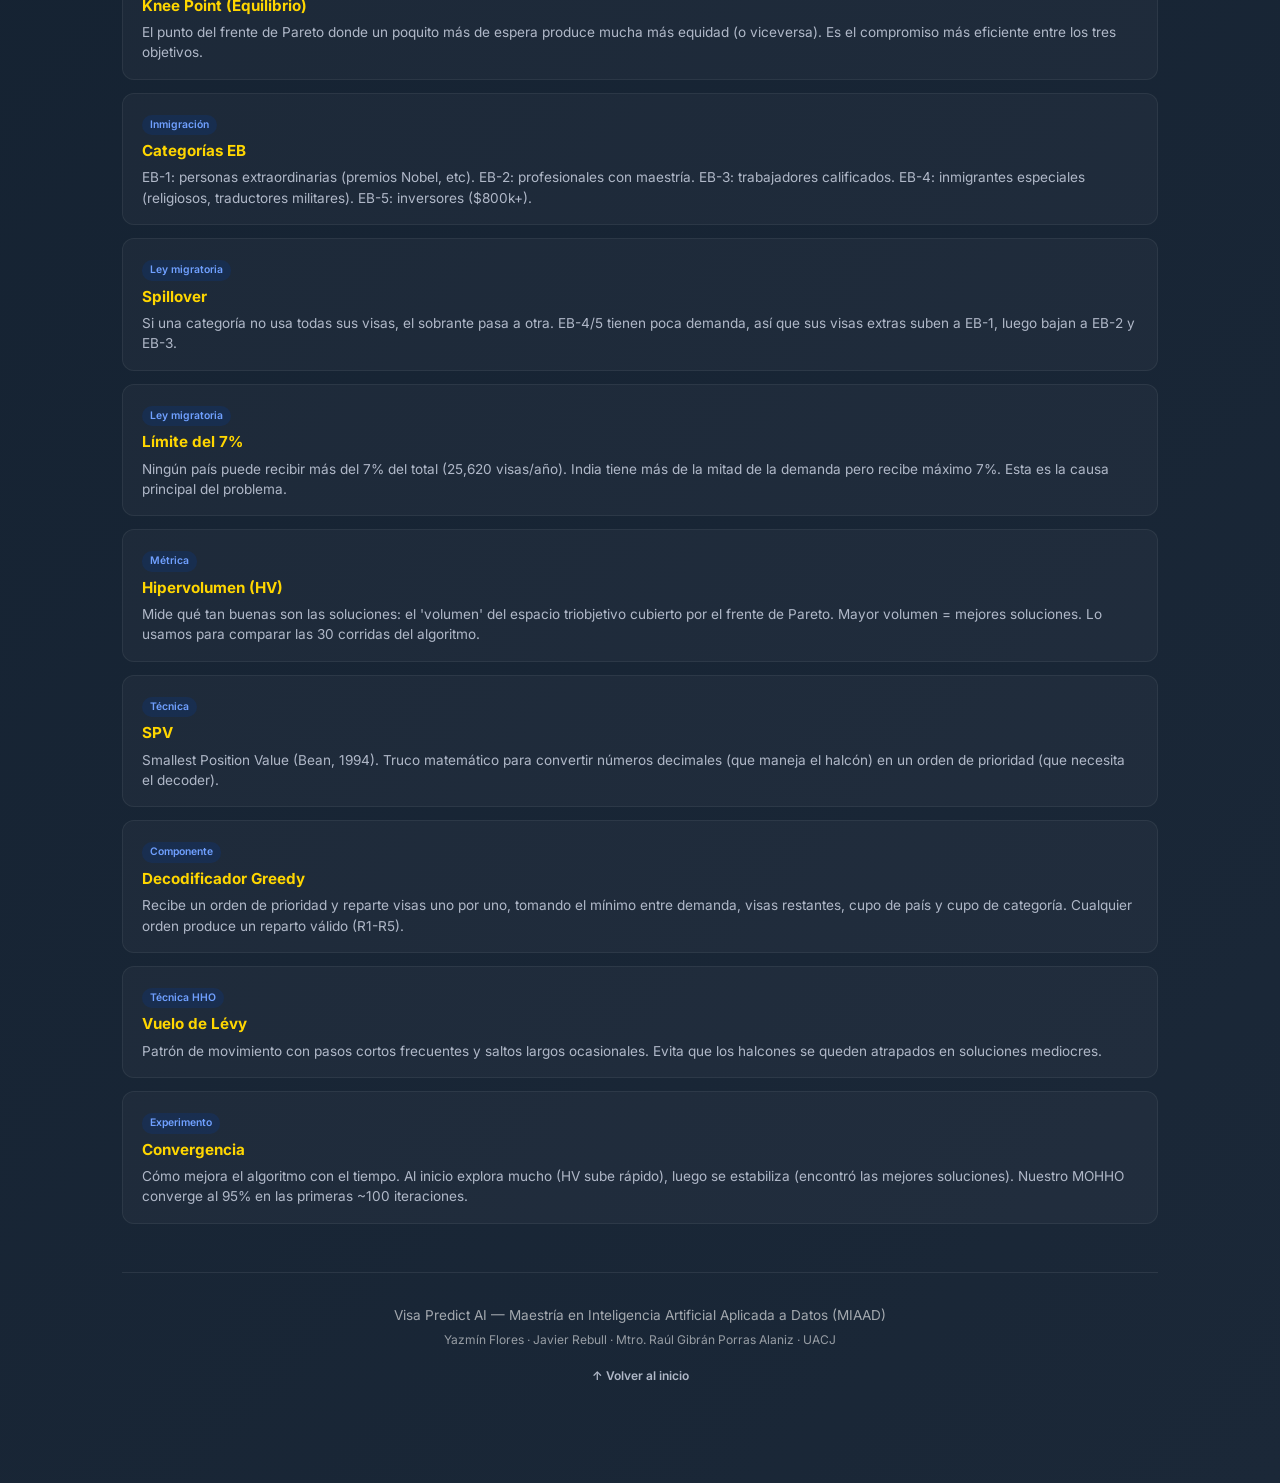
<file: SmartOpt/MOHHO_Phase02/visa_predict_ai.html>
<!DOCTYPE html>
<html lang="es">
<head>
<meta charset="UTF-8">
<meta name="viewport" content="width=device-width, initial-scale=1.0">
<meta name="description" content="Visa Predict AI: optimizaci&oacute;n triobjetivo de Green Cards con MOHHO (Harris Hawks Optimization). Modelo matem&aacute;tico, restricciones y resultados.">
<title>Visa Predict AI — Modelo MOHHO</title>
<link rel="preconnect" href="https://fonts.googleapis.com">
<link rel="preconnect" href="https://fonts.gstatic.com" crossorigin>
<link href="https://fonts.googleapis.com/css2?family=Inter:wght@300;400;500;700;900&family=JetBrains+Mono:wght@400;700&display=swap" rel="stylesheet">
<style>
:root {
    --bg1: #0a0a1a; --bg2: #0d1b2a; --bg3: #1b2838;
    --text: #E8E8E8; --text-muted: rgba(255,255,255,0.6);
    --text-subtle: rgba(255,255,255,0.55);
    --card-bg: rgba(255,255,255,0.04); --card-border: rgba(255,255,255,0.08);
    --accent1: #003CA6; --accent1-text: #5b9aff;
    --accent2: #FFD600; --accent3: #00E5A0;
    --danger: #FF3366; --info-bg: rgba(0,60,166,0.1);
    --tab-text: #B0B8C8;
    --gloss-bg: rgba(255,255,255,0.03); --gloss-border: rgba(255,255,255,0.06);
    --tag-bg: rgba(0,60,166,0.2); --tag-text: #70A0FF;
    --mid-blue: #60a5fa;
}
*, *::before, *::after { box-sizing: border-box; margin: 0; padding: 0; }
html { scroll-behavior: smooth; }
body {
    font-family: 'Inter', sans-serif;
    background: linear-gradient(135deg, var(--bg1) 0%, var(--bg2) 50%, var(--bg3) 100%);
    color: var(--text);
    line-height: 1.6;
    min-height: 100vh;
}
.container { max-width: 1100px; margin: 0 auto; padding: 2rem 2rem 4rem; }
.mono { font-family: 'JetBrains Mono', monospace; }

/* Navigation */
.nav-bar {
    position: sticky; top: 0; z-index: 100;
    background: rgba(10,10,26,0.92);
    -webkit-backdrop-filter: blur(12px); backdrop-filter: blur(12px);
    border-bottom: 1px solid var(--card-border);
    padding: 12px 0; margin-bottom: 2rem;
}
.nav-inner {
    max-width: 1100px; margin: 0 auto; padding: 0 2rem;
    display: flex; align-items: center; gap: 24px; flex-wrap: wrap;
}
.nav-brand {
    font-weight: 900; font-size: 1.1rem; letter-spacing: -0.02em;
    background: linear-gradient(135deg, var(--accent2), var(--accent3));
    -webkit-background-clip: text; background-clip: text;
    -webkit-text-fill-color: transparent; color: transparent;
}
.nav-link {
    color: var(--tab-text); text-decoration: none; font-size: 0.82rem;
    font-weight: 600; padding: 6px 12px; border-radius: 6px;
    transition: background 0.2s, color 0.2s;
}
.nav-link:hover, .nav-link:focus-visible { background: var(--info-bg); color: var(--accent2); }

/* Focus indicators */
:focus-visible {
    outline: 2px solid var(--accent2);
    outline-offset: 2px;
}

/* Section title (h2) */
h2.section-title {
    font-family: 'Inter', sans-serif;
    font-size: 1.5rem; font-weight: 700;
    color: var(--accent2); letter-spacing: -0.02em;
    border-left: 4px solid var(--accent1);
    padding-left: 16px; margin: 2.5rem 0 1rem;
}

/* Cards */
.metric-card {
    background: var(--card-bg);
    border: 1px solid var(--card-border);
    border-radius: 16px; padding: 24px;
    box-shadow: 0 2px 12px rgba(0,0,0,0.06);
    transition: transform 0.3s ease, box-shadow 0.3s ease;
}
.metric-card:hover {
    transform: translateY(-4px);
    box-shadow: 0 12px 40px rgba(0,60,166,0.25);
}

/* Info box */
.info-box {
    background: var(--info-bg);
    border-left: 4px solid var(--accent1);
    padding: 12px 16px; border-radius: 0 8px 8px 0;
    margin: 0.8rem 0; font-size: 0.84rem; color: var(--tab-text);
}
.info-box strong { color: var(--accent2); }

/* Glossary */
.gloss-card {
    background: var(--gloss-bg);
    border: 1px solid var(--gloss-border);
    border-radius: 12px; padding: 1rem 1.2rem; margin-bottom: 0.8rem;
}
.gloss-card h3 { color: var(--accent2); margin: 0 0 4px; font-size: 0.95rem; font-weight: 700; }
.gloss-card p { color: var(--tab-text); margin: 0; font-size: 0.85rem; line-height: 1.5; }
.gloss-tag {
    display: inline-block; background: var(--tag-bg); color: var(--tag-text);
    font-size: 0.65rem; padding: 2px 8px; border-radius: 10px;
    font-weight: 600; margin-bottom: 4px;
}

/* Grid helpers */
.grid-2 { display: grid; grid-template-columns: 1fr 1fr; gap: 16px; }
.grid-3 { display: grid; grid-template-columns: 1fr 1fr 1fr; gap: 16px; }
.grid-5 { display: grid; grid-template-columns: repeat(5, 1fr); gap: 12px; }

/* Equation box */
.eq-box {
    background: var(--info-bg); border-radius: 10px;
    padding: 12px 16px; margin: 8px 0;
}
.eq-text {
    font-family: 'JetBrains Mono', monospace;
    color: var(--accent2); text-align: center; font-size: 0.95rem;
}

/* Constraint row */
.constraint-row {
    display: flex; gap: 12px; align-items: flex-start; margin-bottom: 10px;
    padding: 12px 16px; background: var(--card-bg); border-radius: 12px;
    border: 1px solid var(--card-border); border-left: 4px solid var(--accent1);
}

/* Spillover flow */
.flow-container {
    display: flex; align-items: center; justify-content: center; gap: 8px;
    flex-wrap: wrap; padding: 1.2rem; background: var(--card-bg);
    border-radius: 16px; border: 1px solid var(--card-border); margin-bottom: 12px;
}
.flow-step {
    text-align: center; padding: 10px 14px;
    background: var(--info-bg); border-radius: 10px;
}
.flow-arrow { color: var(--accent2); font-size: 1.2rem; }

/* HHO mapping row */
.hho-row {
    background: var(--card-bg); border: 1px solid var(--card-border);
    border-radius: 10px; padding: 14px 16px; margin: 8px 0;
    display: flex; gap: 14px; align-items: flex-start;
}

/* Table */
.results-table { width: 100%; border-collapse: collapse; font-size: 0.82rem; }
.results-table th { text-align: left; padding: 6px; }
.results-table td { padding: 6px; font-family: 'JetBrains Mono', monospace; }

/* Native details/summary for expanders */
details { margin: 0.8rem 0; }
details summary {
    cursor: pointer; color: var(--accent2); font-weight: 600;
    font-size: 0.85rem; padding: 8px 0; list-style: none;
}
details summary::-webkit-details-marker { display: none; }
details summary::before { content: "\25b6\00a0"; }
details[open] summary::before { content: "\25bc\00a0"; }

/* Responsive */
@media (max-width: 768px) {
    .grid-2, .grid-3 { grid-template-columns: 1fr; }
    .grid-5 { grid-template-columns: 1fr 1fr; }
    .nav-inner { flex-direction: column; align-items: flex-start; gap: 8px; }
    .nav-link { padding: 10px 14px; }
    .container { padding: 1rem; }
    h2.section-title { font-size: 1.2rem; }
    .hho-row { flex-direction: column; }
    .param-header { flex-wrap: wrap; }
}
@media (max-width: 480px) {
    .grid-5 { grid-template-columns: 1fr; }
}

/* Divider */
.divider { border: none; border-top: 1px solid var(--card-border); margin: 3rem 0; }

/* Param row */
.param-row {
    margin-bottom: 8px; padding: 12px 16px; background: var(--card-bg);
    border-radius: 12px; border: 1px solid var(--card-border);
    border-left: 4px solid var(--accent1);
}
.param-header { display: flex; gap: 12px; align-items: center; flex-wrap: wrap; }
.param-justify {
    font-size: 0.78rem; color: var(--text-muted); margin-top: 6px;
    line-height: 1.55; padding-left: 4px;
    border-top: 1px solid var(--card-border); padding-top: 6px;
}

/* Accent text helpers for readability on dark bg */
.a1 { color: var(--accent1-text); }
.a2 { color: var(--accent2); }
.a3 { color: var(--accent3); }
</style>
</head>
<body>

<!-- Navigation -->
<nav class="nav-bar" aria-label="Navegaci&oacute;n principal">
<div class="nav-inner">
    <span class="nav-brand">Visa Predict AI</span>
    <a href="#about" class="nav-link">Acerca del Modelo</a>
    <a href="#math" class="nav-link">Modelo Matem&aacute;tico</a>
    <a href="#glossary" class="nav-link">Glosario</a>
</div>
</nav>

<main class="container">

<h1 style="font-size:2rem;font-weight:900;text-align:center;margin:0 0 0.5rem;background:linear-gradient(135deg,var(--accent2),var(--accent3));-webkit-background-clip:text;background-clip:text;-webkit-text-fill-color:transparent;color:transparent;">Visa Predict AI</h1>
<p style="text-align:center;font-size:0.9rem;color:var(--text-muted);margin-bottom:2rem;">Optimizaci&oacute;n triobjetivo de Green Cards con MOHHO</p>

<!-- ═══════════════════════════════════════════════════════════ -->
<!-- PART 1: ACERCA DEL MODELO                                  -->
<!-- ═══════════════════════════════════════════════════════════ -->
<section id="about" aria-labelledby="h-about">

<h2 class="section-title" id="h-about">&iquest;Qu&eacute; es Visa Predict AI?</h2>
<div class="info-box" style="font-size:0.9rem;line-height:1.8;">
    <strong>Visa Predict AI</strong> es un proyecto de investigaci&oacute;n que aplica inteligencia artificial
    para repensar c&oacute;mo se reparten las <strong>140,000</strong> Green Cards de empleo
    que Estados Unidos otorga cada a&ntilde;o.
    <br><br>
    <strong style="color:var(--danger);">El problema:</strong> El sistema actual (FIFO) atiende por orden
    de llegada, pero no considera la demanda real. Un ingeniero de India puede esperar
    <strong style="color:var(--danger);">m&aacute;s de una d&eacute;cada</strong>, mientras pa&iacute;ses con poca demanda
    reciben visas en meses. Adem&aacute;s, el FIFO desperdicia
    <strong style="color:var(--danger);">17,540</strong> visas que quedan
    sin asignar porque ning&uacute;n pa&iacute;s elegible tiene solicitantes suficientes en esa categor&iacute;a.
    <br><br>
    <strong class="a1">Nuestra propuesta:</strong> Usamos un algoritmo bio-inspirado
    llamado <strong>MOHHO</strong> (Multi-Objective Harris Hawks Optimization) que busca optimizar
    <strong>tres objetivos simult&aacute;neamente</strong>:
    <br>
    <span class="a1">&#9656; f&#8321;</span> Reducir la espera promedio ponderada
    &nbsp;&nbsp;
    <span class="a2">&#9656; f&#8322;</span> Tratar a todos los pa&iacute;ses con equidad
    &nbsp;&nbsp;
    <span class="a3">&#9656; f&#8323;</span> Maximizar la utilizaci&oacute;n (cero visas desperdiciadas)
    <br><br>
    El resultado: <strong>406 escenarios alternativos</strong> de reparto,
    cada uno con un balance diferente entre estos tres objetivos. Ninguno es "el mejor" en todo
    &mdash; el tomador de decisiones elige seg&uacute;n sus prioridades.
</div>

<!-- How MOHHO works -->
<h2 class="section-title">&iquest;C&oacute;mo Funciona MOHHO?</h2>
<div class="info-box" style="font-size:0.85rem;line-height:1.7;border-left:4px solid var(--accent1);">
    Los <strong>halcones de Harris</strong> son las &uacute;nicas aves rapaces que cazan en grupo de forma
    cooperativa. Rodean a su presa, la acorralan y atacan desde m&uacute;ltiples &aacute;ngulos.
    <br><br>
    El algoritmo HHO imita esta estrategia: un grupo de "halcones virtuales" explora
    el espacio de posibles repartos de visas. Cada halc&oacute;n representa una forma diferente
    de distribuir las 140,000 visas. Comparten informaci&oacute;n y convergen
    hacia las mejores soluciones.
</div>

<!-- La Caza Multiobjetivo -->
<h2 class="section-title">La Caza Multiobjetivo</h2>
<div style="font-size:0.82rem;color:var(--text-muted);margin-bottom:12px;">
    En la naturaleza, los halcones de Harris tienen un solo objetivo: atrapar a la presa.
    En nuestro problema, la "presa" tiene <strong class="a1">tres dimensiones</strong>
    &mdash; hay que perseguirla en tres direcciones a la vez.
</div>

<div class="grid-3">
    <div class="metric-card" style="text-align:center;border-top:3px solid var(--accent1);padding:16px 12px;">
        <div style="font-size:2rem;margin-bottom:6px;">
            <svg viewBox="0 0 24 24" width="32" height="32" fill="none"
                 stroke="var(--accent1-text)" stroke-width="1.5" stroke-linecap="round" aria-hidden="true">
                <circle cx="12" cy="12" r="10"/><path d="M12 8v4l3 3"/>
            </svg>
        </div>
        <div style="font-size:0.85rem;font-weight:700;color:var(--accent1-text);margin-bottom:6px;">f&#8321; Reducir espera</div>
        <div style="font-size:0.78rem;color:var(--tab-text);line-height:1.5;">
            Un grupo de halcones persigue soluciones que
            minimicen la espera promedio. Priorizan a India y
            China, que llevan m&aacute;s a&ntilde;os en la fila.</div>
    </div>
    <div class="metric-card" style="text-align:center;border-top:3px solid var(--accent2);padding:16px 12px;">
        <div style="font-size:2rem;margin-bottom:6px;">
            <svg viewBox="0 0 24 24" width="32" height="32" fill="none"
                 stroke="var(--accent2)" stroke-width="1.5" stroke-linecap="round" stroke-linejoin="round" aria-hidden="true">
                <path d="M12 3v18"/><path d="M5 9l7-3 7 3"/><circle cx="5" cy="14" r="3"/><circle cx="19" cy="14" r="3"/>
            </svg>
        </div>
        <div style="font-size:0.85rem;font-weight:700;color:var(--accent2);margin-bottom:6px;">f&#8322; Igualar pa&iacute;ses</div>
        <div style="font-size:0.78rem;color:var(--tab-text);line-height:1.5;">
            Otro flanco ataca la disparidad: buscan repartos
            donde ning&uacute;n pa&iacute;s espere mucho m&aacute;s que otro.
            Sacrifican velocidad por justicia.</div>
    </div>
    <div class="metric-card" style="text-align:center;border-top:3px solid var(--accent3);padding:16px 12px;">
        <div style="font-size:2rem;margin-bottom:6px;">
            <svg viewBox="0 0 24 24" width="32" height="32" fill="none"
                 stroke="var(--accent3)" stroke-width="1.5" stroke-linecap="round" stroke-linejoin="round" aria-hidden="true">
                <path d="M22 11.08V12a10 10 0 11-5.93-9.14"/><path d="M22 4L12 14.01l-3-3"/>
            </svg>
        </div>
        <div style="font-size:0.85rem;font-weight:700;color:var(--accent3);margin-bottom:6px;">f&#8323; Cero desperdicio</div>
        <div style="font-size:0.78rem;color:var(--tab-text);line-height:1.5;">
            El tercer &aacute;ngulo busca usar todas las visas.
            Reasignan visas que el FIFO dejar&iacute;a vacantes por
            topes de pa&iacute;s o categor&iacute;a.</div>
    </div>
</div>

<div class="info-box" style="font-size:0.82rem;margin-top:12px;">
    <strong>El dilema:</strong> Ning&uacute;n halc&oacute;n puede "atrapar" los tres objetivos a la vez.
    Reducir la espera (f&#8321;) puede aumentar la disparidad (f&#8322;) o desperdiciar visas (f&#8323;).
    Por eso el algoritmo no busca <em>una</em> soluci&oacute;n perfecta, sino un
    <strong>frente de Pareto</strong> &mdash; 406 compromisos diferentes
    donde mejorar un objetivo inevitablemente empeora otro.
</div>

<!-- Pipeline flow -->
<h2 class="section-title">Pipeline del Algoritmo</h2>
<div class="grid-5">
    <div class="metric-card" style="text-align:center;padding:14px 10px;">
        <div style="display:flex;justify-content:center;margin-bottom:4px;">
            <svg viewBox="0 0 24 24" width="28" height="28" fill="none" stroke="var(--accent1-text)" stroke-width="1.8" stroke-linecap="round" stroke-linejoin="round" aria-hidden="true"><path d="M12 2C6.5 2 2 6.5 2 12s4.5 10 10 10 10-4.5 10-10S17.5 2 12 2z"/><path d="M8 12l3 3 5-5"/></svg>
        </div>
        <div style="font-size:0.8rem;color:var(--accent1-text);font-weight:700;margin:4px 0;">Halc&oacute;n</div>
        <div style="font-size:0.68rem;color:var(--tab-text);line-height:1.4;">50 halcones con vectores de 105 n&uacute;meros entre 0 y 1</div>
        <div style="font-size:0.7rem;color:var(--text-muted);margin-top:4px;font-style:italic;">Cada halc&oacute;n es una propuesta de reparto</div>
    </div>
    <div class="metric-card" style="text-align:center;padding:14px 10px;">
        <div style="display:flex;justify-content:center;margin-bottom:4px;">
            <svg viewBox="0 0 24 24" width="28" height="28" fill="none" stroke="var(--accent2)" stroke-width="1.8" stroke-linecap="round" aria-hidden="true"><path d="M3 6h7M3 12h5M3 18h3M16 6v12M13 15l3 3 3-3"/></svg>
        </div>
        <div style="font-size:0.8rem;color:var(--accent2);font-weight:700;margin:4px 0;">SPV</div>
        <div style="font-size:0.68rem;color:var(--tab-text);line-height:1.4;">Convertir n&uacute;meros decimales a un orden de prioridad</div>
        <div style="font-size:0.7rem;color:var(--text-muted);margin-top:4px;font-style:italic;">Qui&eacute;n va primero en la fila de visas</div>
    </div>
    <div class="metric-card" style="text-align:center;padding:14px 10px;">
        <div style="display:flex;justify-content:center;margin-bottom:4px;">
            <svg viewBox="0 0 24 24" width="28" height="28" fill="none" stroke="var(--accent3)" stroke-width="1.8" aria-hidden="true"><circle cx="12" cy="12" r="3"/><path d="M19.4 15a1.65 1.65 0 00.33 1.82l.06.06a2 2 0 01-2.83 2.83l-.06-.06a1.65 1.65 0 00-1.82-.33 1.65 1.65 0 00-1 1.51V21a2 2 0 01-4 0v-.09A1.65 1.65 0 009 19.4a1.65 1.65 0 00-1.82.33l-.06.06a2 2 0 01-2.83-2.83l.06-.06A1.65 1.65 0 004.68 15a1.65 1.65 0 00-1.51-1H3a2 2 0 010-4h.09A1.65 1.65 0 004.6 9a1.65 1.65 0 00-.33-1.82l-.06-.06a2 2 0 012.83-2.83l.06.06A1.65 1.65 0 009 4.68a1.65 1.65 0 001-1.51V3a2 2 0 014 0v.09a1.65 1.65 0 001 1.51 1.65 1.65 0 001.82-.33l.06-.06a2 2 0 012.83 2.83l-.06.06A1.65 1.65 0 0019.4 9a1.65 1.65 0 001.51 1H21a2 2 0 010 4h-.09a1.65 1.65 0 00-1.51 1z"/></svg>
        </div>
        <div style="font-size:0.8rem;color:var(--accent3);font-weight:700;margin:4px 0;">Decoder</div>
        <div style="font-size:0.68rem;color:var(--tab-text);line-height:1.4;">Repartir visas respetando las 6 reglas legales</div>
        <div style="font-size:0.7rem;color:var(--text-muted);margin-top:4px;font-style:italic;">Asignaci&oacute;n factible garantizada</div>
    </div>
    <div class="metric-card" style="text-align:center;padding:14px 10px;">
        <div style="display:flex;justify-content:center;margin-bottom:4px;">
            <svg viewBox="0 0 24 24" width="28" height="28" fill="none" stroke="var(--accent1-text)" stroke-width="1.8" stroke-linecap="round" aria-hidden="true"><path d="M18 20V10M12 20V4M6 20v-6"/></svg>
        </div>
        <div style="font-size:0.8rem;color:var(--accent1-text);font-weight:700;margin:4px 0;">Evaluar</div>
        <div style="font-size:0.68rem;color:var(--tab-text);line-height:1.4;">Calcular f&#8321; (espera), f&#8322; (brecha) y f&#8323; (desperdicio)</div>
        <div style="font-size:0.7rem;color:var(--text-muted);margin-top:4px;font-style:italic;">Qu&eacute; tan buena es esta soluci&oacute;n</div>
    </div>
    <div class="metric-card" style="text-align:center;padding:14px 10px;">
        <div style="display:flex;justify-content:center;margin-bottom:4px;">
            <svg viewBox="0 0 24 24" width="28" height="28" fill="none" stroke="var(--accent3)" stroke-width="1.8" stroke-linejoin="round" aria-hidden="true"><path d="M12 2l3.09 6.26L22 9.27l-5 4.87 1.18 6.88L12 17.77l-6.18 3.25L7 14.14 2 9.27l6.91-1.01L12 2z"/></svg>
        </div>
        <div style="font-size:0.8rem;color:var(--accent3);font-weight:700;margin:4px 0;">Pareto</div>
        <div style="font-size:0.68rem;color:var(--tab-text);line-height:1.4;">Guardar las soluciones que nadie puede superar</div>
        <div style="font-size:0.7rem;color:var(--text-muted);margin-top:4px;font-style:italic;">406 compromisos &oacute;ptimos</div>
    </div>
</div>

<div style="text-align:center;font-size:0.8rem;color:var(--text-muted);margin:1rem 0 1.5rem;">
    Este ciclo se repite <strong>500 veces</strong> por corrida,
    y se ejecuta <strong>30 corridas</strong> con semillas diferentes
    para verificar consistencia.
</div>

<!-- 6 strategies -->
<h2 class="section-title">Las 6 Estrategias de los Halcones</h2>
<div class="grid-3">
    <div class="metric-card" style="border-left:3px solid var(--accent1-text);margin-bottom:10px;">
        <div style="font-size:0.75rem;color:var(--accent1-text);font-weight:700;text-transform:uppercase;">Exploraci&oacute;n</div>
        <div class="mono" style="font-size:0.65rem;color:var(--text-muted);margin:2px 0 6px;">|E| &ge; 1</div>
        <div style="font-size:0.78rem;color:var(--tab-text);line-height:1.5;">
            Buscar en zonas nuevas del espacio. Los halcones vuelan lejos del grupo,
            como <em>scouts</em> que exploran territorio desconocido.</div>
    </div>
    <div class="metric-card" style="border-left:3px solid var(--accent2);margin-bottom:10px;">
        <div style="font-size:0.75rem;color:var(--accent2);font-weight:700;text-transform:uppercase;">Asedio suave</div>
        <div class="mono" style="font-size:0.65rem;color:var(--text-muted);margin:2px 0 6px;">|E| &lt; 1, |E| &ge; 0.5, r &ge; 0.5</div>
        <div style="font-size:0.78rem;color:var(--tab-text);line-height:1.5;">
            Rodear la presa desde lejos. Los halcones ajustan su posici&oacute;n gradualmente
            hacia la mejor soluci&oacute;n conocida.</div>
    </div>
    <div class="metric-card" style="border-left:3px solid var(--accent3);margin-bottom:10px;">
        <div style="font-size:0.75rem;color:var(--accent3);font-weight:700;text-transform:uppercase;">Asedio duro</div>
        <div class="mono" style="font-size:0.65rem;color:var(--text-muted);margin:2px 0 6px;">|E| &lt; 1, |E| &lt; 0.5, r &ge; 0.5</div>
        <div style="font-size:0.78rem;color:var(--tab-text);line-height:1.5;">
            Acercarse r&aacute;pidamente a la presa. Movimientos m&aacute;s agresivos hacia la soluci&oacute;n l&iacute;der.</div>
    </div>
    <div class="metric-card" style="border-left:3px solid var(--danger);margin-bottom:10px;">
        <div style="font-size:0.75rem;color:var(--danger);font-weight:700;text-transform:uppercase;">Picada suave con L&eacute;vy</div>
        <div class="mono" style="font-size:0.65rem;color:var(--text-muted);margin:2px 0 6px;">|E| &lt; 1, |E| &ge; 0.5, r &lt; 0.5</div>
        <div style="font-size:0.78rem;color:var(--tab-text);line-height:1.5;">
            Simular que la presa escapa y recalcular. Incluye vuelos de L&eacute;vy
            para dar saltos largos y evitar quedarse atrapado.</div>
    </div>
    <div class="metric-card" style="border-left:3px solid var(--mid-blue);margin-bottom:10px;">
        <div style="font-size:0.75rem;color:var(--mid-blue);font-weight:700;text-transform:uppercase;">Picada dura con L&eacute;vy</div>
        <div class="mono" style="font-size:0.65rem;color:var(--text-muted);margin:2px 0 6px;">|E| &lt; 1, |E| &lt; 0.5, r &lt; 0.5</div>
        <div style="font-size:0.78rem;color:var(--tab-text);line-height:1.5;">
            Ataque final: movimiento preciso con vuelo de L&eacute;vy hacia la posici&oacute;n &oacute;ptima.</div>
    </div>
    <div class="metric-card" style="border-left:3px solid var(--accent2);margin-bottom:10px;">
        <div style="font-size:0.75rem;color:var(--accent2);font-weight:700;text-transform:uppercase;">Vuelo de L&eacute;vy</div>
        <div class="mono" style="font-size:0.65rem;color:var(--text-muted);margin:2px 0 6px;">Componente especial</div>
        <div style="font-size:0.78rem;color:var(--tab-text);line-height:1.5;">
            Patr&oacute;n de movimiento con pasos largos ocasionales &mdash; como un halc&oacute;n que de repente
            vuela lejos del grupo para cubrir m&aacute;s terreno.</div>
    </div>
</div>

<div class="info-box" style="font-size:0.82rem;">
    La <strong>Energ&iacute;a de Escape (E)</strong> controla la transici&oacute;n.
    E = 2&middot;E&#8320;&middot;(1 &minus; t/T), donde E&#8320; &isin; [&minus;1, 1] es aleatorio.
    Al inicio, |E| puede alcanzar hasta 2 (exploraci&oacute;n amplia);
    conforme avanzan las iteraciones, la amplitud decrece hasta 0 (explotaci&oacute;n pura).
    Esto permite al algoritmo primero explorar ampliamente y luego refinar las mejores soluciones.
</div>

<!-- Parameters -->
<h2 class="section-title">Par&aacute;metros del Experimento</h2>

<div class="param-row">
    <div class="param-header">
        <div style="min-width:160px;font-weight:600;font-size:0.85rem;color:var(--text);">Poblaci&oacute;n</div>
        <div class="mono" style="min-width:70px;color:var(--accent2);font-weight:700;font-size:1rem;">50</div>
        <div style="font-size:0.82rem;color:var(--tab-text);flex:1;">Cu&aacute;ntos halcones buscan simult&aacute;neamente.</div>
    </div>
    <div class="param-justify">
        <strong style="color:var(--accent3);">&iquest;Por qu&eacute; este valor?</strong>
        Heidari et al. (2019) recomiendan N=30-50 para problemas de dimensi&oacute;n media.
        Con dim=105 (nuestros 105 grupos), 50 halcones dan suficiente diversidad sin
        desperdicio computacional. Regla emp&iacute;rica: N &asymp; 0.5&times;dim.</div>
</div>

<div class="param-row">
    <div class="param-header">
        <div style="min-width:160px;font-weight:600;font-size:0.85rem;color:var(--text);">Iteraciones</div>
        <div class="mono" style="min-width:70px;color:var(--accent2);font-weight:700;font-size:1rem;">500</div>
        <div style="font-size:0.82rem;color:var(--tab-text);flex:1;">Rondas de caza que completa cada corrida.</div>
    </div>
    <div class="param-justify">
        <strong style="color:var(--accent3);">&iquest;Por qu&eacute; este valor?</strong>
        500 iteraciones garantizan convergencia: nuestras curvas de hipervolumen se estabilizan
        al 95% del valor final antes de la iteraci&oacute;n 100. Las 400 restantes permiten
        explotaci&oacute;n fina (Ops 3-6 de HHO). En metaheur&iacute;sticas, T=500 es est&aacute;ndar
        para asegurar que el resultado no dependa de parar demasiado pronto.</div>
</div>

<div class="param-row">
    <div class="param-header">
        <div style="min-width:160px;font-weight:600;font-size:0.85rem;color:var(--text);">Archivo Pareto</div>
        <div class="mono" style="min-width:70px;color:var(--accent2);font-weight:700;font-size:1rem;">100</div>
        <div style="font-size:0.82rem;color:var(--tab-text);flex:1;">Capacidad m&aacute;xima de soluciones no dominadas.</div>
    </div>
    <div class="param-justify">
        <strong style="color:var(--accent3);">&iquest;Por qu&eacute; este valor?</strong>
        100 es el valor can&oacute;nico en MOEA/D y NSGA-II (Deb et al., 2002).
        Suficiente para representar un frente triobjetivo con buena diversidad.
        Si se llena, se poda por <em>crowding distance</em> &mdash; se eliminan las soluciones
        m&aacute;s apretadas, conservando los extremos y el <em>knee</em> (punto de equilibrio).</div>
</div>

<div class="param-row">
    <div class="param-header">
        <div style="min-width:160px;font-weight:600;font-size:0.85rem;color:var(--text);">Corridas independientes</div>
        <div class="mono" style="min-width:70px;color:var(--accent2);font-weight:700;font-size:1rem;">30</div>
        <div style="font-size:0.82rem;color:var(--tab-text);flex:1;">Repeticiones con diferentes semillas aleatorias.</div>
    </div>
    <div class="param-justify">
        <strong style="color:var(--accent3);">&iquest;Por qu&eacute; este valor?</strong>
        30 corridas es el m&iacute;nimo recomendado por Derrac et al. (2011) para aplicar
        pruebas estad&iacute;sticas no param&eacute;tricas (Wilcoxon, Mann-Whitney).
        Con 30 muestras el Teorema Central del L&iacute;mite justifica intervalos de confianza
        sobre la media del hipervolumen. Semillas consecutivas: 42, 43, ..., 71.</div>
</div>

<div class="param-row">
    <div class="param-header">
        <div style="min-width:160px;font-weight:600;font-size:0.85rem;color:var(--text);">Visas disponibles (V)</div>
        <div class="mono" style="min-width:70px;color:var(--accent2);font-weight:700;font-size:1rem;">140,000</div>
        <div style="font-size:0.82rem;color:var(--tab-text);flex:1;">Total de visas EB por a&ntilde;o fiscal.</div>
    </div>
    <div class="param-justify">
        <strong style="color:var(--accent3);">&iquest;Por qu&eacute; este valor?</strong>
        Establecido por la Ley de Inmigraci&oacute;n y Nacionalidad (INA) &sect;201(d).
        No es un par&aacute;metro libre &mdash; es un dato fijo del gobierno de EE.UU.
        Se mantiene en 140,000 desde 1990. Es la restricci&oacute;n R1 del modelo.</div>
</div>

<div class="param-row">
    <div class="param-header">
        <div style="min-width:160px;font-weight:600;font-size:0.85rem;color:var(--text);">Grupos (G)</div>
        <div class="mono" style="min-width:70px;color:var(--accent2);font-weight:700;font-size:1rem;">105</div>
        <div style="font-size:0.82rem;color:var(--tab-text);flex:1;">21 pa&iacute;ses &times; 5 categor&iacute;as EB.</div>
    </div>
    <div class="param-justify">
        <strong style="color:var(--accent3);">&iquest;Por qu&eacute; este valor?</strong>
        Cada combinaci&oacute;n pa&iacute;s-categor&iacute;a es una variable de decisi&oacute;n (x&#8321; a x&#8321;&#8320;&#8325;).
        El halc&oacute;n genera un vector de 105 valores continuos en [0,1], que el SPV
        convierte en permutaci&oacute;n y el decoder traduce a asignaci&oacute;n factible.
        dim=105 define el tama&ntilde;o del espacio de b&uacute;squeda.</div>
</div>

<div class="param-row">
    <div class="param-header">
        <div style="min-width:160px;font-weight:600;font-size:0.85rem;color:var(--text);">Pa&iacute;ses analizados</div>
        <div class="mono" style="min-width:70px;color:var(--accent2);font-weight:700;font-size:1rem;">21</div>
        <div style="font-size:0.82rem;color:var(--tab-text);flex:1;">20 pa&iacute;ses con mayor demanda + 'Resto del Mundo'.</div>
    </div>
    <div class="param-justify">
        <strong style="color:var(--accent3);">&iquest;Por qu&eacute; este valor?</strong>
        Se seleccionaron los 20 pa&iacute;ses con mayor backlog documentado por USCIS (Visa Bulletin).
        El bloque 'Resto del Mundo' agrupa ~175 pa&iacute;ses con demanda individual peque&ntilde;a.
        Estos 21 bloques representan &gt;99% de la demanda total de visas EB.</div>
</div>

<div class="param-row">
    <div class="param-header">
        <div style="min-width:160px;font-weight:600;font-size:0.85rem;color:var(--text);">L&iacute;mite por pa&iacute;s</div>
        <div class="mono" style="min-width:70px;color:var(--accent2);font-weight:700;font-size:1rem;">25,620</div>
        <div style="font-size:0.82rem;color:var(--tab-text);flex:1;">7% del total de visas de inmigraci&oacute;n (366,000).</div>
    </div>
    <div class="param-justify">
        <strong style="color:var(--accent3);">&iquest;Por qu&eacute; este valor?</strong>
        INA &sect;202(a)(2): ning&uacute;n pa&iacute;s puede recibir m&aacute;s del 7% del total de visas de inmigraci&oacute;n
        (familiares + empleo = 366,000). 366,000 &times; 0.07 = 25,620.
        Es la causa estructural del problema: India genera m&aacute;s de la mitad de la demanda EB
        pero recibe m&aacute;ximo 7%. Esto crea colas de d&eacute;cadas.</div>
</div>

<!-- Team -->
<h2 class="section-title">Equipo y Cr&eacute;ditos</h2>
<div class="grid-2" style="margin-bottom:1rem;">
    <div class="metric-card" style="text-align:center;">
        <div style="font-size:0.7rem;color:var(--text-muted);text-transform:uppercase;font-weight:600;">
            Investigadores</div>
        <div style="font-size:1rem;color:var(--text);font-weight:700;margin:8px 0;">
            Yazm&iacute;n Flores</div>
        <div style="font-size:0.85rem;color:var(--text);">
            Javier Rebull</div>
        <div style="font-size:0.75rem;color:var(--text-muted);margin-top:8px;">
            Maestr&iacute;a en Inteligencia Artificial<br>Aplicada a Datos (MIAAD)</div>
    </div>
    <div class="metric-card" style="text-align:center;">
        <div style="font-size:0.7rem;color:var(--text-muted);text-transform:uppercase;font-weight:600;">
            Direcci&oacute;n acad&eacute;mica</div>
        <div style="font-size:1rem;color:var(--text);font-weight:700;margin:8px 0;">
            Mtro. Ra&uacute;l Gibr&aacute;n Porras Alaniz</div>
        <div style="font-size:0.85rem;color:var(--text);">
            Optimizaci&oacute;n Inteligente</div>
        <div style="font-size:0.75rem;color:var(--text-muted);margin-top:8px;">
            Universidad Aut&oacute;noma de<br>Ciudad Ju&aacute;rez (UACJ)</div>
    </div>
</div>

<div class="metric-card" style="text-align:center;padding:1rem;">
    <div style="font-size:0.7rem;color:var(--text-muted);text-transform:uppercase;font-weight:600;">
        Stack tecnol&oacute;gico</div>
    <div style="display:flex;justify-content:center;gap:20px;margin:10px 0;flex-wrap:wrap;">
        <div style="font-size:0.8rem;color:var(--tab-text);">
            <strong class="a1">Python</strong> + NumPy</div>
        <div style="font-size:0.8rem;color:var(--tab-text);">
            <strong class="a2">Streamlit</strong> + Plotly</div>
        <div style="font-size:0.8rem;color:var(--tab-text);">
            <strong class="a3">MOHHO</strong> (implementaci&oacute;n propia)</div>
    </div>
    <div style="font-size:0.72rem;color:var(--text-muted);margin-top:6px;">
        C&oacute;digo fuente: Python 3.12 | Visualizaci&oacute;n 100% Plotly (zero matplotlib) | Dark-first UI</div>
</div>

</section>

<hr class="divider">

<!-- ═══════════════════════════════════════════════════════════ -->
<!-- PART 2: MODELO MATEMATICO                                  -->
<!-- ═══════════════════════════════════════════════════════════ -->
<section id="math" aria-labelledby="h-math">

<h2 class="section-title" id="h-math">El Problema en Palabras Simples</h2>
<div class="info-box" style="font-size:0.9rem;line-height:1.8;">
    Imagina un hospital con <strong style="color:var(--accent2);">140,000 camas</strong>
    y <strong style="color:var(--accent2);">868,098 pacientes</strong> de
    <strong style="color:var(--accent2);">21 ciudades</strong> esperando ingresar.
    Algunos llevan <strong style="color:var(--danger);">13 a&ntilde;os en lista de espera</strong>.
    <br><br>
    <strong>Regla actual (FIFO):</strong> se atiende por orden de llegada. Suena justo, pero hay una restricci&oacute;n:
    <em>ning&uacute;n barrio puede ocupar m&aacute;s del 7% de las camas</em>.
    El resultado: los pacientes de las dos ciudades m&aacute;s grandes (India y China, que suman m&aacute;s del 60% de la demanda)
    llenan su cuota en minutos, y <strong>sus miles de pacientes restantes siguen esperando</strong>.
    Mientras tanto, camas asignadas a ciudades peque&ntilde;as quedan vac&iacute;as &mdash;
    <strong style="color:var(--danger);">17,540 camas desperdiciadas</strong>.
    <br><br>
    <strong>El dilema tiene tres dimensiones:</strong>
    <br>
    &nbsp;&nbsp;&bull; <strong class="a1">Urgencia (f&#8321;):</strong>
    &iquest;Damos camas a los que m&aacute;s tiempo llevan esperando? Eso favorece a India y China, pero concentra todos los recursos en dos ciudades.
    <br>
    &nbsp;&nbsp;&bull; <strong class="a2">Equidad (f&#8322;):</strong>
    &iquest;Repartimos para que todas las ciudades esperen lo mismo? Eso reduce la brecha, pero deja sin atender a los m&aacute;s urgentes.
    <br>
    &nbsp;&nbsp;&bull; <strong class="a3">Eficiencia (f&#8323;):</strong>
    &iquest;Llenamos todas las camas? El orden de procesamiento importa: si llenas la cuota de India primero, quedan camas de EB-1 vac&iacute;as que nadie puede usar.
    <br><br>
    <strong>No existe una soluci&oacute;n perfecta</strong> que gane en las tres dimensiones a la vez.
    Lo que s&iacute; existe es un <strong>mapa de 406 compromisos &oacute;ptimos</strong>:
    cada uno prioriza de forma diferente, y ninguno puede mejorar una dimensi&oacute;n sin empeorar otra.
    Eso es el frente de Pareto &mdash; y es lo que el algoritmo calcula.
</div>

<!-- Decision variable -->
<h2 class="section-title">&iquest;Qu&eacute; Decidimos? (Variable de Decisi&oacute;n)</h2>
<div class="grid-2">
    <div class="metric-card">
        <div style="font-size:0.7rem;color:var(--text-muted);text-transform:uppercase;font-weight:600;">
            En lenguaje cotidiano</div>
        <p style="font-size:0.85rem;color:var(--tab-text);margin:8px 0;line-height:1.6;">
            Para cada combinaci&oacute;n de pa&iacute;s + categor&iacute;a (ej. "India EB-2"),
            decidimos <strong>cu&aacute;ntas visas le damos</strong> este a&ntilde;o.
            <br><br>
            Hay 21 pa&iacute;ses y 5 categor&iacute;as = <strong>105 grupos</strong>.
            Cada grupo tiene un n&uacute;mero diferente: India EB-2 podr&iacute;a recibir 5,000 visas,
            Canad&aacute; EB-1 podr&iacute;a recibir 200, etc.</p>
    </div>
    <div class="metric-card">
        <div style="font-size:0.7rem;color:var(--text-muted);text-transform:uppercase;font-weight:600;">
            En lenguaje matem&aacute;tico</div>
        <div class="eq-box">
            <div class="eq-text" style="font-size:1rem;">
                x<sub>g</sub> &isin; &#8484;&#8314;&#8320; &nbsp;:&nbsp; visas asignadas al grupo g</div>
        </div>
        <p style="font-size:0.82rem;color:var(--tab-text);margin:6px 0;line-height:1.5;">
            El vector <strong>x</strong> = (x<sub>1</sub>, x<sub>2</sub>, ..., x<sub>105</sub>)
            tiene 105 n&uacute;meros enteros no negativos.<br>
            Cada x<sub>g</sub> dice cu&aacute;ntas visas recibe el grupo g.</p>
    </div>
</div>

<!-- Three objectives -->
<h2 class="section-title">Los Tres Objetivos (&iquest;Qu&eacute; Queremos Lograr?)</h2>
<div class="info-box" style="font-size:0.85rem;">
    Queremos tres cosas a la vez, pero est&aacute;n en conflicto: si priorizas a India (que espera m&aacute;s),
    otros pa&iacute;ses se quedan sin visas y la desigualdad crece. Si repartes equitativamente,
    India sigue esperando d&eacute;cadas y se desperdician visas al chocar con l&iacute;mites por pa&iacute;s.
    No hay soluci&oacute;n perfecta &mdash; hay <strong>406 compromisos</strong>.
</div>

<div class="grid-2">
    <div class="metric-card" style="border-color:rgba(91,154,255,0.27);">
        <div style="font-size:0.8rem;color:var(--accent1-text);font-weight:700;text-transform:uppercase;margin-bottom:6px;">
            Objetivo 1 (f&#8321;): Reducir la Espera</div>
        <p style="font-size:0.85rem;color:var(--tab-text);line-height:1.6;margin:0 0 10px;">
            <strong>En simple:</strong> darle visas a la gente que lleva <em>m&aacute;s a&ntilde;os esperando</em>.
            Si India lleva 13 a&ntilde;os y Canad&aacute; 4, priorizamos a India.</p>
        <div class="eq-box">
            <div class="eq-text" style="font-size:0.95rem;">
                f&#8321;(x) = &Sigma;<sub>g</sub>
                (n<sub>g</sub> &minus; x<sub>g</sub>) &middot; w<sub>g</sub>
                &nbsp;/&nbsp; &Sigma;<sub>g</sub> n<sub>g</sub></div>
        </div>
        <div style="font-size:0.8rem;color:var(--tab-text);line-height:1.6;">
            <strong>n<sub>g</sub></strong> = cu&aacute;ntas personas esperan en el grupo g<br>
            <strong>x<sub>g</sub></strong> = cu&aacute;ntas visas le damos al grupo g<br>
            <strong>w<sub>g</sub></strong> = a&ntilde;os que llevan esperando<br>
            <strong>(n<sub>g</sub> &minus; x<sub>g</sub>)</strong> = personas que se <em>quedan sin visa</em><br><br>
            La f&oacute;rmula dice: de los que no recibieron visa, &iquest;cu&aacute;ntos a&ntilde;os de espera acumulan?
            Dividimos entre el total para normalizar. <strong>Queremos que sea lo m&aacute;s bajo posible.</strong></div>
    </div>
    <div class="metric-card" style="border-color:rgba(255,214,0,0.27);">
        <div style="font-size:0.8rem;color:var(--accent2);font-weight:700;text-transform:uppercase;margin-bottom:6px;">
            Objetivo 2 (f&#8322;): Reducir la Desigualdad</div>
        <p style="font-size:0.85rem;color:var(--tab-text);line-height:1.6;margin:0 0 10px;">
            <strong>En simple:</strong> que la espera sea <em>parecida</em> entre pa&iacute;ses.
            Si India espera 13 a&ntilde;os y Canad&aacute; 1, la brecha es 12 &mdash; queremos reducirla.</p>
        <div class="eq-box">
            <div class="eq-text" style="font-size:0.95rem;">
                W&#772;<sub>c</sub> = &Sigma; x<sub>g</sub>&middot;w<sub>g</sub>
                &nbsp;/&nbsp; &Sigma; x<sub>g</sub>
                &nbsp;&nbsp; (por pa&iacute;s c)</div>
            <div class="eq-text" style="font-size:0.95rem;margin-top:6px;">
                f&#8322;(x) = max |W&#772;<sub>c1</sub> &minus; W&#772;<sub>c2</sub>|</div>
        </div>
        <div style="font-size:0.8rem;color:var(--tab-text);line-height:1.6;">
            <strong>W&#772;<sub>c</sub></strong> = espera promedio de las visas que le dimos al pa&iacute;s c<br>
            Si un pa&iacute;s <strong>no recibe visas</strong>: W&#772;<sub>c</sub> = su espera m&aacute;xima (castigo)<br><br>
            La f&oacute;rmula busca el par de pa&iacute;ses con la <strong>mayor diferencia</strong> de espera.
            Esa brecha m&aacute;xima es f&#8322;. <strong>Queremos que sea lo m&aacute;s baja posible.</strong></div>
    </div>
</div>

<!-- f3 card -->
<div class="metric-card" style="border-color:rgba(0,229,160,0.27);margin:1rem 0;">
    <div style="font-size:0.8rem;color:var(--accent3);font-weight:700;text-transform:uppercase;margin-bottom:6px;">
        Objetivo 3 (f&#8323;): Minimizar el Desperdicio de Visas</div>
    <p style="font-size:0.85rem;color:var(--tab-text);line-height:1.6;margin:0 0 10px;">
        <strong>En simple:</strong> usar la mayor cantidad posible de las 140,000 visas disponibles.
        Cada visa no asignada es una oportunidad perdida.</p>
    <div class="eq-box">
        <div class="eq-text" style="font-size:0.95rem;">
            f&#8323;(x) = V &minus; &Sigma;<sub>g</sub> x<sub>g</sub></div>
    </div>
    <div style="font-size:0.8rem;color:var(--tab-text);line-height:1.6;">
        <strong>V</strong> = 140,000 visas disponibles por a&ntilde;o<br>
        <strong>&Sigma; x<sub>g</sub></strong> = total de visas efectivamente asignadas<br><br>
        FIFO desperdicia <strong style="color:var(--danger);">17,540</strong> visas
        porque choca con l&iacute;mites por pa&iacute;s antes de agotar el presupuesto.
        <strong>Queremos que f&#8323; sea lo m&aacute;s bajo posible.</strong></div>
</div>

<!-- Why conflict -->
<h2 class="section-title">&iquest;Por qu&eacute; No se Puede Ganar en los Tres?</h2>
<div class="grid-2">
    <div class="metric-card" style="border-color:rgba(91,154,255,0.27);">
        <div style="font-size:0.75rem;color:var(--accent1-text);font-weight:700;text-transform:uppercase;">
            Estrategia A: "Ayudar a los que m&aacute;s esperan"</div>
        <p style="font-size:0.82rem;color:var(--tab-text);margin:8px 0;line-height:1.5;">
            Damos todas las visas posibles a India y China primero.
            Se reduce mucho la espera global, pero Canad&aacute;, Alemania y otros
            con poca espera se quedan sin nada.</p>
        <div style="display:flex;gap:1rem;margin-top:8px;">
            <div style="text-align:center;flex:1;padding:8px;background:var(--info-bg);border-radius:8px;">
                <div style="font-size:0.7rem;color:var(--text-muted);text-transform:uppercase;">f&#8321; espera</div>
                <div class="mono" style="font-size:1rem;color:var(--accent3);">Baja</div>
            </div>
            <div style="text-align:center;flex:1;padding:8px;background:var(--info-bg);border-radius:8px;">
                <div style="font-size:0.7rem;color:var(--text-muted);text-transform:uppercase;">f&#8322; brecha</div>
                <div class="mono" style="font-size:1rem;color:var(--danger);">Alta</div>
            </div>
        </div>
    </div>
    <div class="metric-card" style="border-color:rgba(0,229,160,0.27);">
        <div style="font-size:0.75rem;color:var(--accent3);font-weight:700;text-transform:uppercase;">
            Estrategia B: "Tratar a todos igual"</div>
        <p style="font-size:0.82rem;color:var(--tab-text);margin:8px 0;line-height:1.5;">
            Repartimos visas para que todos los pa&iacute;ses tengan esperas similares.
            Muy equitativo, pero India sigue con colas de d&eacute;cadas porque no recibe suficientes.</p>
        <div style="display:flex;gap:1rem;margin-top:8px;">
            <div style="text-align:center;flex:1;padding:8px;background:var(--info-bg);border-radius:8px;">
                <div style="font-size:0.7rem;color:var(--text-muted);text-transform:uppercase;">f&#8321; espera</div>
                <div class="mono" style="font-size:1rem;color:var(--danger);">Alta</div>
            </div>
            <div style="text-align:center;flex:1;padding:8px;background:var(--info-bg);border-radius:8px;">
                <div style="font-size:0.7rem;color:var(--text-muted);text-transform:uppercase;">f&#8322; brecha</div>
                <div class="mono" style="font-size:1rem;color:var(--accent3);">Baja</div>
            </div>
        </div>
    </div>
</div>

<div class="info-box" style="border-left:4px solid var(--accent2);font-size:0.85rem;margin-top:12px;">
    <strong>Ninguna estrategia gana en los tres:</strong> A es mejor en f&#8321; pero peor en f&#8322;;
    B es mejor en f&#8322; pero peor en f&#8321;; y las soluciones que maximizan utilizaci&oacute;n (f&#8323; bajo)
    no siempre minimizan espera o disparidad. Esto se llama <strong>conflicto estructural</strong>
    y es la raz&oacute;n por la que no hay UNA soluci&oacute;n &oacute;ptima, sino un <strong>frente de 406 compromisos</strong>.
</div>

<!-- Why 3 objectives -->
<h2 class="section-title">&iquest;Por qu&eacute; 3 Objetivos?</h2>
<div class="info-box" style="font-size:0.85rem;line-height:1.7;">
    El tercer objetivo <strong>f&#8323; = V &minus; &Sigma;x<sub>g</sub></strong> mide las visas desperdiciadas.
    Los datos emp&iacute;ricos muestran que f&#8323; var&iacute;a significativamente entre soluciones:
</div>

<div class="grid-3" style="margin:12px 0;">
    <div class="metric-card" style="border-color:rgba(255,51,102,0.27);text-align:center;">
        <div style="font-size:0.65rem;color:var(--text-muted);text-transform:uppercase;font-weight:600;">
            FIFO (sistema actual)</div>
        <div class="mono" style="font-size:1.3rem;color:var(--danger);margin:6px 0;">
            f&#8323; = 17,540</div>
        <div style="font-size:0.75rem;color:var(--tab-text);">
            Desperdicia <strong style="color:var(--danger);">17,540</strong>
            visas por chocar con l&iacute;mites por pa&iacute;s</div>
    </div>
    <div class="metric-card" style="border-color:rgba(255,214,0,0.27);text-align:center;">
        <div style="font-size:0.65rem;color:var(--text-muted);text-transform:uppercase;font-weight:600;">
            MOHHO (406 soluciones Pareto)</div>
        <div class="mono" style="font-size:1.3rem;color:var(--accent2);margin:6px 0;">
            f&#8323;: 0 a 23,048</div>
        <div style="font-size:0.75rem;color:var(--tab-text);">
            Visas usadas: 116,952 a 140,000<br>
            Promedio: 133,036 visas (95%)</div>
    </div>
    <div class="metric-card" style="border-color:rgba(0,229,160,0.27);text-align:center;">
        <div style="font-size:0.65rem;color:var(--text-muted);text-transform:uppercase;font-weight:600;">
            Mejor utilizaci&oacute;n (f&#8323; m&iacute;nimo)</div>
        <div class="mono" style="font-size:1.3rem;color:var(--accent3);margin:6px 0;">
            f&#8323; = 0</div>
        <div style="font-size:0.75rem;color:var(--tab-text);">
            140,000 visas asignadas<br>
            (100% utilizaci&oacute;n)</div>
    </div>
</div>

<div class="info-box" style="font-size:0.85rem;line-height:1.7;">
    <strong>&iquest;Por qu&eacute; restaurar f&#8323; como objetivo?</strong><br><br>
    f&#8323; (visas no usadas) <em>var&iacute;a significativamente</em> entre soluciones &mdash; de 0 a 23,048.
    Las soluciones que priorizan equidad (f&#8322; bajo) tienden a usar menos visas porque
    reparten entre m&aacute;s pa&iacute;ses y chocan con m&aacute;s l&iacute;mites. Esto convierte a f&#8323; en un
    objetivo genuinamente en conflicto con f&#8322;.<br><br>
    <strong>Decisi&oacute;n:</strong> se modela como <strong>triobjetivo min{f&#8321;, f&#8322;, f&#8323;}</strong>.
    El frente de Pareto pasa de ser una curva 2D a una <strong>superficie 3D</strong>
    con 406 soluciones no dominadas. El presupuesto total de 140,000 visas
    se sigue respetando como <strong>restricci&oacute;n R1</strong> (&Sigma;x<sub>g</sub> &le; V),
    mientras que f&#8323; mide cu&aacute;nto de ese presupuesto se logra asignar efectivamente.
</div>

<!-- Constraints -->
<h2 class="section-title">Las 6 Reglas del Juego (Restricciones)</h2>
<p style="font-size:0.85rem;color:var(--tab-text);margin-bottom:12px;">
    No podemos repartir visas como se nos antoje. La ley de inmigraci&oacute;n de EE.UU.
    impone reglas estrictas. El decoder garantiza R1&ndash;R5 por construcci&oacute;n;
    R6 es una regla operativa post-optimizaci&oacute;n.</p>

<div class="constraint-row">
    <div style="min-width:36px;text-align:center;">
        <div class="mono" style="font-weight:700;font-size:0.9rem;color:var(--accent1-text);">R1</div>
    </div>
    <div style="flex:1;">
        <div style="font-weight:700;font-size:0.85rem;color:var(--text);">Presupuesto anual:
            <span style="font-weight:400;color:var(--tab-text);">No puedes dar m&aacute;s visas de las que existen.</span></div>
        <div style="font-size:0.78rem;color:var(--text-subtle);margin-top:4px;">Solo hay 140,000 visas EB por a&ntilde;o. Ni una m&aacute;s.</div>
        <div class="mono" style="font-size:0.75rem;color:var(--accent2);margin-top:4px;opacity:0.8;">&Sigma; x<sub>g</sub> &le; 140,000</div>
    </div>
</div>

<div class="constraint-row">
    <div style="min-width:36px;text-align:center;">
        <div class="mono" style="font-weight:700;font-size:0.9rem;color:var(--accent1-text);">R2</div>
    </div>
    <div style="flex:1;">
        <div style="font-weight:700;font-size:0.85rem;color:var(--text);">L&iacute;mite por pa&iacute;s (7%):
            <span style="font-weight:400;color:var(--tab-text);">Ning&uacute;n pa&iacute;s puede acaparar todo.</span></div>
        <div style="font-size:0.78rem;color:var(--text-subtle);margin-top:4px;">Cada pa&iacute;s recibe m&aacute;ximo 7% del total (25,620). Excepci&oacute;n: "Resto del Mundo" (bloque agregado) puede recibir m&aacute;s si las visas no se agotan en los 20 pa&iacute;ses individuales. India, con m&aacute;s de la mitad de la demanda, tiene colas de d&eacute;cadas.</div>
        <div class="mono" style="font-size:0.75rem;color:var(--accent2);margin-top:4px;opacity:0.8;">&Sigma; x<sub>g</sub> &le; 25,620 por pa&iacute;s (excepto RdM)</div>
    </div>
</div>

<div class="constraint-row">
    <div style="min-width:36px;text-align:center;">
        <div class="mono" style="font-weight:700;font-size:0.9rem;color:var(--accent1-text);">R3</div>
    </div>
    <div style="flex:1;">
        <div style="font-weight:700;font-size:0.85rem;color:var(--text);">L&iacute;mite por categor&iacute;a:
            <span style="font-weight:400;color:var(--tab-text);">Cada tipo de visa tiene su tope.</span></div>
        <div style="font-size:0.78rem;color:var(--text-subtle);margin-top:4px;">EB-1 (extraordinarios), EB-2 (profesionales), etc. tienen cupos propios, ajustados por spillover.</div>
        <div class="mono" style="font-size:0.75rem;color:var(--accent2);margin-top:4px;opacity:0.8;">&Sigma; x<sub>g</sub> &le; K<sub>j</sub><sup>eff</sup> por categor&iacute;a</div>
    </div>
</div>

<div class="constraint-row">
    <div style="min-width:36px;text-align:center;">
        <div class="mono" style="font-weight:700;font-size:0.9rem;color:var(--accent1-text);">R4</div>
    </div>
    <div style="flex:1;">
        <div style="font-weight:700;font-size:0.85rem;color:var(--text);">No dar de m&aacute;s:
            <span style="font-weight:400;color:var(--tab-text);">No puedes dar m&aacute;s visas de las que piden.</span></div>
        <div style="font-size:0.78rem;color:var(--text-subtle);margin-top:4px;">Si Canad&aacute; EB-5 pide 100, no puedes darle 200.</div>
        <div class="mono" style="font-size:0.75rem;color:var(--accent2);margin-top:4px;opacity:0.8;">x<sub>g</sub> &le; n<sub>g</sub></div>
    </div>
</div>

<div class="constraint-row">
    <div style="min-width:36px;text-align:center;">
        <div class="mono" style="font-weight:700;font-size:0.9rem;color:var(--accent1-text);">R5</div>
    </div>
    <div style="flex:1;">
        <div style="font-weight:700;font-size:0.85rem;color:var(--text);">Enteros:
            <span style="font-weight:400;color:var(--tab-text);">No hay media visa.</span></div>
        <div style="font-size:0.78rem;color:var(--text-subtle);margin-top:4px;">Cada visa es un permiso real &mdash; no se puede fraccionar.</div>
        <div class="mono" style="font-size:0.75rem;color:var(--accent2);margin-top:4px;opacity:0.8;">x<sub>g</sub> &isin; enteros &ge; 0</div>
    </div>
</div>

<div class="constraint-row">
    <div style="min-width:36px;text-align:center;">
        <div class="mono" style="font-weight:700;font-size:0.9rem;color:var(--accent1-text);">R6</div>
    </div>
    <div style="flex:1;">
        <div style="font-weight:700;font-size:0.85rem;color:var(--text);">FIFO interno:
            <span style="font-weight:400;color:var(--tab-text);">Dentro de cada grupo, los m&aacute;s antiguos primero.</span></div>
        <div style="font-size:0.78rem;color:var(--text-subtle);margin-top:4px;">Aunque reordenamos ENTRE grupos, DENTRO de cada grupo se respeta el orden de llegada. Esta regla es operativa &mdash; no la impone el optimizador sino la implementaci&oacute;n posterior.</div>
        <div class="mono" style="font-size:0.75rem;color:var(--accent2);margin-top:4px;opacity:0.8;">Orden por fecha de prioridad</div>
    </div>
</div>

<!-- Spillover -->
<h2 class="section-title">Spillover: Las Visas que Sobran se Pasan</h2>
<div class="info-box" style="font-size:0.85rem;line-height:1.7;">
    <strong>Ejemplo:</strong> EB-4 (visas especiales) y EB-5 (inversores) tienen poca demanda.
    Sus visas sobrantes <strong>suben</strong> a EB-1. Si a EB-1 le sobran, <strong>bajan</strong>
    a EB-2, y de EB-2 a EB-3. As&iacute; las visas no se desperdician.
</div>

<div class="flow-container">
    <div class="flow-step">
        <div style="font-size:0.65rem;color:var(--text-muted);text-transform:uppercase;">EB-4, EB-5</div>
        <div class="mono" style="font-size:0.8rem;color:var(--accent3);">Sobran visas</div>
    </div>
    <div class="flow-arrow" aria-hidden="true">&rarr;</div>
    <div class="flow-step">
        <div style="font-size:0.65rem;color:var(--text-muted);text-transform:uppercase;">EB-1</div>
        <div class="mono" style="font-size:0.8rem;color:var(--accent2);">Recibe excedente</div>
    </div>
    <div class="flow-arrow" aria-hidden="true">&rarr;</div>
    <div class="flow-step">
        <div style="font-size:0.65rem;color:var(--text-muted);text-transform:uppercase;">EB-2</div>
        <div class="mono" style="font-size:0.8rem;color:var(--accent2);">Recibe sobrante de EB-1</div>
    </div>
    <div class="flow-arrow" aria-hidden="true">&rarr;</div>
    <div class="flow-step">
        <div style="font-size:0.65rem;color:var(--text-muted);text-transform:uppercase;">EB-3</div>
        <div class="mono" style="font-size:0.8rem;color:var(--accent2);">Recibe sobrante de EB-2</div>
    </div>
</div>

<details>
    <summary>Ver f&oacute;rmulas de spillover</summary>
    <div class="eq-box">
        <div class="eq-text" style="font-size:0.85rem;line-height:2;">
            S&#8324; = max(0, K&#8324; &minus; D&#8324;), &nbsp;
            S&#8325; = max(0, K&#8325; &minus; D&#8325;)<br>
            K&#8321;<sup>eff</sup> = K&#8321; + S&#8324; + S&#8325;<br>
            S&#8321; = max(0, K&#8321;<sup>eff</sup> &minus; D&#8321;)<br>
            K&#8322;<sup>eff</sup> = K&#8322; + S&#8321;, &nbsp;
            S&#8322; = max(0, K&#8322;<sup>eff</sup> &minus; D&#8322;)<br>
            K&#8323;<sup>eff</sup> = K&#8323; + S&#8322;
        </div>
    </div>
</details>

<!-- 3-layer encoding -->
<h2 class="section-title">&iquest;C&oacute;mo Encuentra las Soluciones? (Codificaci&oacute;n en 3 Capas)</h2>
<div class="info-box" style="font-size:0.85rem;line-height:1.7;">
    El algoritmo HHO est&aacute; inspirado en <strong>halcones de Harris</strong> que cazan en grupo.
    Cada halc&oacute;n representa una posible forma de repartir visas. Pero los halcones
    "piensan" en n&uacute;meros decimales, y nosotros necesitamos decisiones enteras.
    Aqu&iacute; est&aacute; el truco en 3 pasos:
</div>

<div class="grid-3">
    <div class="metric-card" style="text-align:center;">
        <div style="margin-bottom:6px;display:flex;justify-content:center;">
            <svg viewBox="0 0 24 24" width="32" height="32" fill="none" stroke="var(--accent1-text)" stroke-width="1.8" stroke-linecap="round" stroke-linejoin="round" aria-hidden="true"><path d="M12 2C6.5 2 2 6.5 2 12s4.5 10 10 10 10-4.5 10-10S17.5 2 12 2z"/><path d="M8 12l3 3 5-5"/></svg>
        </div>
        <div style="font-size:0.7rem;color:var(--text-muted);text-transform:uppercase;font-weight:600;">
            Paso 1: El Halc&oacute;n Vuela</div>
        <div class="mono" style="font-size:0.85rem;color:var(--accent1-text);margin:8px 0;">
            H = (0.72, 0.15, 0.91, ...)</div>
        <div style="font-size:0.78rem;color:var(--tab-text);line-height:1.5;">
            El halc&oacute;n tiene 105 n&uacute;meros entre 0 y 1.
            Los mueve usando 6 estrategias de caza
            (exploraci&oacute;n, asedio, picada, vuelo de L&eacute;vy...).</div>
    </div>
    <div class="metric-card" style="text-align:center;">
        <div style="margin-bottom:6px;display:flex;justify-content:center;">
            <svg viewBox="0 0 24 24" width="32" height="32" fill="none" stroke="var(--accent2)" stroke-width="1.8" stroke-linecap="round" aria-hidden="true"><path d="M3 6h7M3 12h5M3 18h3M16 6v12M13 15l3 3 3-3"/></svg>
        </div>
        <div style="font-size:0.7rem;color:var(--text-muted);text-transform:uppercase;font-weight:600;">
            Paso 2: Convertir a Orden (SPV)</div>
        <div class="mono" style="font-size:0.85rem;color:var(--accent2);margin:8px 0;">
            &pi; = argsort(H) &rarr; (2, 1, 3, ...)</div>
        <div style="font-size:0.78rem;color:var(--tab-text);line-height:1.5;">
            Ordenamos los grupos de menor a mayor valor.
            El grupo con el n&uacute;mero m&aacute;s chico va primero
            en la fila de las visas.</div>
    </div>
    <div class="metric-card" style="text-align:center;">
        <div style="margin-bottom:6px;display:flex;justify-content:center;">
            <svg viewBox="0 0 24 24" width="32" height="32" fill="none" stroke="var(--accent3)" stroke-width="1.8" aria-hidden="true"><circle cx="12" cy="12" r="3"/><path d="M19.4 15a1.65 1.65 0 00.33 1.82l.06.06a2 2 0 01-2.83 2.83l-.06-.06a1.65 1.65 0 00-1.82-.33 1.65 1.65 0 00-1 1.51V21a2 2 0 01-4 0v-.09A1.65 1.65 0 009 19.4a1.65 1.65 0 00-1.82.33l-.06.06a2 2 0 01-2.83-2.83l.06-.06A1.65 1.65 0 004.68 15a1.65 1.65 0 00-1.51-1H3a2 2 0 010-4h.09A1.65 1.65 0 004.6 9a1.65 1.65 0 00-.33-1.82l-.06-.06a2 2 0 012.83-2.83l.06.06A1.65 1.65 0 009 4.68a1.65 1.65 0 001-1.51V3a2 2 0 014 0v.09a1.65 1.65 0 001 1.51 1.65 1.65 0 001.82-.33l.06-.06a2 2 0 012.83 2.83l-.06.06A1.65 1.65 0 0019.4 9a1.65 1.65 0 001.51 1H21a2 2 0 010 4h-.09a1.65 1.65 0 00-1.51 1z"/></svg>
        </div>
        <div style="font-size:0.7rem;color:var(--text-muted);text-transform:uppercase;font-weight:600;">
            Paso 3: Repartir (Decoder Greedy)</div>
        <div class="mono" style="font-size:0.8rem;color:var(--accent3);margin:8px 0;">
            x<sub>g</sub> = min(n<sub>g</sub>, V<sub>rest</sub>, cap<sub>pa&iacute;s</sub>, cap<sub>cat</sub>)</div>
        <div style="font-size:0.78rem;color:var(--tab-text);line-height:1.5;">
            Recorremos la fila y damos visas hasta agotar.
            Cada grupo recibe el m&iacute;nimo entre su demanda,
            visas restantes, cupo de pa&iacute;s y cupo de categor&iacute;a.</div>
    </div>
</div>

<!-- HHO Math mapping -->
<h2 class="section-title">Conexi&oacute;n: Modelo Matem&aacute;tico &harr; Metaheur&iacute;stica HHO</h2>
<div class="info-box" style="font-size:0.85rem;line-height:1.7;">
    En la naturaleza, los halcones de Harris cazan conejos en equipo usando distintas estrategias.
    El algoritmo traduce cada elemento de la caza a un componente del modelo matem&aacute;tico:
</div>

<div class="hho-row">
    <div style="min-width:140px;">
        <div style="font-size:0.82rem;font-weight:700;color:var(--accent1-text);"><span aria-hidden="true">&#129413;</span> Halc&oacute;n (posici&oacute;n H)</div>
        <div style="font-size:0.7rem;color:var(--accent2);font-weight:600;margin-top:2px;">&rarr; Vector continuo</div>
    </div>
    <div style="font-size:0.82rem;color:var(--tab-text);line-height:1.6;">
        Cada halc&oacute;n es un vector H &isin; &#8477;&sup1;&#8304;&#8309; (un n&uacute;mero real por cada uno de los 105 grupos pa&iacute;s-categor&iacute;a).
        No es una soluci&oacute;n directamente &mdash; es un c&oacute;digo que el decodificador SPV+Greedy traduce a una asignaci&oacute;n factible.</div>
</div>

<div class="hho-row">
    <div style="min-width:140px;">
        <div style="font-size:0.82rem;font-weight:700;color:var(--accent1-text);"><span aria-hidden="true">&#128007;</span> Presa (l&iacute;der)</div>
        <div style="font-size:0.7rem;color:var(--accent2);font-weight:600;margin-top:2px;">&rarr; Soluci&oacute;n no dominada</div>
    </div>
    <div style="font-size:0.82rem;color:var(--tab-text);line-height:1.6;">
        En HHO mono-objetivo, la presa es el mejor individuo. En MOHHO, la presa se elige
        <strong>aleatoriamente del archivo de Pareto</strong>, con preferencia por soluciones en zonas
        poco densas (<em>crowding distance</em>). As&iacute; los halcones exploran todo el frente, no solo un extremo.</div>
</div>

<div class="hho-row">
    <div style="min-width:140px;">
        <div style="font-size:0.82rem;font-weight:700;color:var(--accent1-text);"><span aria-hidden="true">&#9889;</span> Energ&iacute;a de escape (E)</div>
        <div style="font-size:0.7rem;color:var(--accent2);font-weight:600;margin-top:2px;">&rarr; Balance exploraci&oacute;n/explotaci&oacute;n</div>
    </div>
    <div style="font-size:0.82rem;color:var(--tab-text);line-height:1.6;">
        E = 2&middot;E&#8320;&middot;(1 &minus; t/T), con E&#8320; aleatorio en [&minus;1, 1].
        Al inicio |E| puede alcanzar hasta 2: los halcones <strong>exploran</strong>
        posiciones lejanas (b&uacute;squeda global). Conforme avanzan las iteraciones, la amplitud de |E| decrece:
        los halcones <strong>explotan</strong> la vecindad de la presa (refinamiento local).
        Esto es lo que hace que HHO converja.</div>
</div>

<div class="hho-row">
    <div style="min-width:140px;">
        <div style="font-size:0.82rem;font-weight:700;color:var(--accent1-text);"><span aria-hidden="true">&#128168;</span> Vuelo de L&eacute;vy</div>
        <div style="font-size:0.7rem;color:var(--accent2);font-weight:600;margin-top:2px;">&rarr; Saltos largos ocasionales</div>
    </div>
    <div style="font-size:0.82rem;color:var(--tab-text);line-height:1.6;">
        Cuando |E| &lt; 1 y r &lt; 0.5, el halc&oacute;n puede hacer una &ldquo;picada r&aacute;pida&rdquo; con salto de L&eacute;vy:
        pasos cortos frecuentes + saltos largos raros. Esto evita que el algoritmo se quede atrapado
        en &oacute;ptimos locales, crucial para encontrar las 406 soluciones diversas del frente.</div>
</div>

<div class="hho-row">
    <div style="min-width:140px;">
        <div style="font-size:0.82rem;font-weight:700;color:var(--accent1-text);"><span aria-hidden="true">&#128194;</span> Archivo externo</div>
        <div style="font-size:0.7rem;color:var(--accent2);font-weight:600;margin-top:2px;">&rarr; Frente de Pareto</div>
    </div>
    <div style="font-size:0.82rem;color:var(--tab-text);line-height:1.6;">
        Las mejores soluciones no dominadas se guardan en un archivo de tama&ntilde;o 100. Cuando se llena,
        se eliminan las soluciones en zonas densas (menor <em>crowding distance</em>). Esto garantiza diversidad en el frente final.</div>
</div>

<div class="hho-row">
    <div style="min-width:140px;">
        <div style="font-size:0.82rem;font-weight:700;color:var(--accent1-text);"><span aria-hidden="true">&#9881;&#65039;</span> Decodificador SPV+Greedy</div>
        <div style="font-size:0.7rem;color:var(--accent2);font-weight:600;margin-top:2px;">&rarr; Factibilidad garantizada</div>
    </div>
    <div style="font-size:0.82rem;color:var(--tab-text);line-height:1.6;">
        El halc&oacute;n vuela libremente en &#8477;&sup1;&#8304;&#8309; sin preocuparse por restricciones.
        La regla SPV (Smallest Position Value) convierte esos n&uacute;meros en un orden de prioridad,
        y el decoder greedy reparte visas respetando R1&ndash;R5 por construcci&oacute;n.
        <strong>No hay soluciones inv&aacute;lidas.</strong></div>
</div>

<!-- Worked example -->
<h2 class="section-title">Ejemplo Paso a Paso</h2>
<div class="metric-card" style="padding:1.2rem 1.5rem;">
<div style="font-size:0.85rem;color:var(--tab-text);line-height:1.8;">
<strong class="a1">Paso 1:</strong>
El halc&oacute;n genera: H = (<span class="mono a2">0.72</span>,
<span class="mono a2">0.15</span>,
<span class="mono a2">0.91</span>,
<span class="mono a2">0.03</span>,
<span class="mono a2">0.58</span>)<br>
<strong class="a2">Paso 2 (SPV):</strong>
Ordenamos de menor a mayor &rarr; &pi; = (4, 2, 5, 1, 3)<br>
<span style="color:var(--text-muted);">El grupo 4 (valor 0.03) va primero,
luego el 2 (0.15), etc.</span><br>
<strong class="a3">Paso 3 (Decoder):</strong>
Recorremos &pi; y repartimos:<br>
<span style="color:var(--text-muted);">
&nbsp;&nbsp;&bull; Grupo 4: pide 8,000 &rarr; le damos min(8000, V<sub>rest</sub>, cupo_pa&iacute;s, cupo_cat)<br>
&nbsp;&nbsp;&bull; Grupo 2: pide 15,000 &rarr; le damos lo que se pueda sin violar R1-R5<br>
&nbsp;&nbsp;&bull; ... y as&iacute; hasta agotar las 140,000 visas.
</span><br><br>
<strong>Propiedad clave:</strong> <em>cualquier</em> orden que genere el halc&oacute;n produce una asignaci&oacute;n
factible (satisface R1-R5). No se necesitan penalizaciones &mdash; la factibilidad est&aacute; garantizada por dise&ntilde;o.<br><br>
<strong class="a1">Paso 4 (Evaluar):</strong>
Calculamos los tres objetivos sobre la asignaci&oacute;n resultante x:<br>
<span style="color:var(--text-muted);">
&nbsp;&nbsp;&bull; f&#8321; = &Sigma;(n<sub>g</sub> &minus; x<sub>g</sub>) &middot; w<sub>g</sub> / &Sigma; n<sub>g</sub><br>
&nbsp;&nbsp;&bull; f&#8322; = max|W&#772;<sub>c1</sub> &minus; W&#772;<sub>c2</sub>| entre todos los pares de pa&iacute;ses<br>
&nbsp;&nbsp;&bull; f&#8323; = V &minus; &Sigma; x<sub>g</sub> (visas sin asignar)
</span>
</div>
</div>

<!-- Numerical example -->
<div class="metric-card" style="padding:1.2rem 1.5rem;margin-top:1rem;">
<div style="font-size:0.95rem;font-weight:700;color:var(--accent2);margin-bottom:10px;">
Ejemplo con N&uacute;meros Reales</div>
<div style="font-size:0.85rem;color:var(--tab-text);line-height:1.9;">
El algoritmo evalu&oacute; las tres funciones objetivo para cada soluci&oacute;n. Estos son los resultados
de cuatro soluciones reales del experimento:<br><br>
<div style="overflow-x:auto;">
<table class="results-table" style="width:100%;border-collapse:collapse;">
<caption style="text-align:left;font-size:0.78rem;color:var(--text-muted);margin-bottom:6px;">Comparaci&oacute;n de soluciones extremas del frente de Pareto vs. FIFO</caption>
<thead>
<tr style="border-bottom:2px solid var(--card-border);">
<th scope="col" style="text-align:left;padding:6px;color:var(--text);">Soluci&oacute;n</th>
<th scope="col" style="text-align:right;padding:6px;color:var(--accent1-text);">f&#8321; (espera)</th>
<th scope="col" style="text-align:right;padding:6px;color:var(--accent2);">f&#8322; (disparidad)</th>
<th scope="col" style="text-align:right;padding:6px;color:var(--accent3);">f&#8323; (desperdicio)</th>
</tr>
</thead>
<tbody>
<tr style="border-bottom:1px solid var(--card-border);">
<td style="padding:6px;color:var(--text);font-family:'Inter',sans-serif;">Mejor f&#8321;</td>
<td style="text-align:right;padding:6px;color:var(--accent1-text);font-weight:700;">7.186 a&ntilde;os</td>
<td style="text-align:right;padding:6px;">10.744 a&ntilde;os</td>
<td style="text-align:right;padding:6px;">16,280</td>
</tr>
<tr style="border-bottom:1px solid var(--card-border);background:var(--info-bg);">
<td style="padding:6px;color:var(--text);font-family:'Inter',sans-serif;">Mejor f&#8322;</td>
<td style="text-align:right;padding:6px;">7.507 a&ntilde;os</td>
<td style="text-align:right;padding:6px;color:var(--accent2);font-weight:700;">2.379 a&ntilde;os</td>
<td style="text-align:right;padding:6px;">8,664</td>
</tr>
<tr style="border-bottom:1px solid var(--card-border);">
<td style="padding:6px;color:var(--text);font-family:'Inter',sans-serif;">Mejor f&#8323;</td>
<td style="text-align:right;padding:6px;">7.257 a&ntilde;os</td>
<td style="text-align:right;padding:6px;">9.361 a&ntilde;os</td>
<td style="text-align:right;padding:6px;color:var(--accent3);font-weight:700;">0</td>
</tr>
<tr style="background:var(--info-bg);">
<td style="padding:6px;color:var(--danger);font-weight:600;font-family:'Inter',sans-serif;">FIFO (actual)</td>
<td style="text-align:right;padding:6px;color:var(--danger);">7.214 a&ntilde;os</td>
<td style="text-align:right;padding:6px;color:var(--danger);">12.638 a&ntilde;os</td>
<td style="text-align:right;padding:6px;color:var(--danger);">17,540</td>
</tr>
</tbody>
</table>
</div>
<br>
<strong class="a1">&iquest;Por qu&eacute; ninguna es la &ldquo;mejor&rdquo;?</strong>
Mejor-f&#8321; tiene la menor espera (7.186) pero desperdicia 16,280 visas.
Mejor-f&#8323; no desperdicia ninguna visa pero su espera es 7.257.
Mejor-f&#8322; tiene la menor brecha (2.379) pero la peor espera (7.507).
<strong>Las tres son &oacute;ptimas</strong> &mdash; cada una gana en un objetivo y pierde en otro.
Eso es el frente de Pareto.
</div>
</div>

<!-- Pareto dominance -->
<h2 class="section-title">&iquest;Qu&eacute; es el Frente de Pareto?</h2>
<div class="info-box" style="font-size:0.85rem;line-height:1.7;">
    Imagina que comparas dos repartos de visas, <strong>A</strong> y <strong>B</strong>:<br><br>
    &bull; Si A tiene <strong>menor espera, menor brecha Y menos desperdicio</strong> que B &rarr; A es claramente mejor.
    Decimos que A <em>domina</em> a B.<br>
    &bull; Si A tiene <strong>menor espera PERO mayor brecha o m&aacute;s desperdicio</strong> &rarr; ninguno domina al otro.
    Ambos son v&aacute;lidos, solo son compromisos diferentes.<br><br>
    El <strong>frente de Pareto</strong> es el grupo de soluciones que nadie puede superar en los tres
    objetivos a la vez. Son las "mejores opciones disponibles" &mdash; 406
    en nuestro caso.
</div>

<details>
    <summary>Ver definici&oacute;n formal de dominancia</summary>
    <div class="eq-box">
        <div class="eq-text" style="font-size:0.9rem;">
            a &#8827; b &nbsp;&#10234;&nbsp;
            &forall;m &isin; {1,2,3}: f<sub>m</sub>(a) &le; f<sub>m</sub>(b)
            &nbsp;&and;&nbsp; &exist;m: f<sub>m</sub>(a) &lt; f<sub>m</sub>(b)</div>
    </div>
    <p style="font-size:0.82rem;color:var(--tab-text);margin:8px 0;">
        a domina a b si es al menos igual en los tres objetivos y estrictamente mejor en al menos uno.</p>
    <div class="eq-box">
        <div class="eq-text" style="font-size:0.9rem;">
            Frente de Pareto = { x | no existe x' que domine a x }</div>
    </div>
</details>

<!-- Hypervolume -->
<h2 class="section-title">&iquest;C&oacute;mo Sabemos si las Soluciones son Buenas? (Hipervolumen)</h2>
<div class="info-box" style="font-size:0.85rem;line-height:1.7;">
    El <strong>hipervolumen (HV)</strong> es como medir el "volumen" que cubre el frente de Pareto
    en el espacio tridimensional de f&#8321; &times; f&#8322; &times; f&#8323;. Si el frente se expande (mejores soluciones),
    el volumen crece.<br><br>
    &bull; <strong>Mayor HV = mejor:</strong> las soluciones cubren m&aacute;s espacio de opciones.<br>
    &bull; Lo calculamos para cada una de las 30 corridas del algoritmo para verificar que es
    <strong>consistente</strong> (no fue suerte de una sola vez).<br>
    &bull; HV medio de nuestro modelo: <strong style="color:var(--accent2);">1,785,802.75</strong>
    con desviaci&oacute;n est&aacute;ndar de solo <strong>27,830.57</strong> &mdash; muy estable.
</div>

</section>

<hr class="divider">

<!-- ═══════════════════════════════════════════════════════════ -->
<!-- GLOSSARY                                                    -->
<!-- ═══════════════════════════════════════════════════════════ -->
<section id="glossary" aria-labelledby="h-glossary">
<h2 class="section-title" id="h-glossary">Glosario</h2>

<div class="gloss-card">
    <div class="gloss-tag">Inmigraci&oacute;n</div>
    <h3>Green Card (Tarjeta de Residencia)</h3>
    <p>Permiso de residencia permanente en EE.UU. Se emiten 140,000 visas de empleo al a&ntilde;o
    en 5 categor&iacute;as (EB-1 a EB-5). Es lo que reparte nuestro modelo.</p>
</div>

<div class="gloss-card">
    <div class="gloss-tag">Sistema actual</div>
    <h3>FIFO (First In, First Out)</h3>
    <p>El sistema vigente: quien lleg&oacute; primero se atiende primero. Simple pero injusto &mdash;
    ignora cu&aacute;nto llevas esperando y genera colas de d&eacute;cadas para India y China.</p>
</div>

<div class="gloss-card">
    <div class="gloss-tag">Nuestro algoritmo</div>
    <h3>MOHHO</h3>
    <p>Multi-Objective Harris Hawks Optimization. Algoritmo de IA inspirado en la caza cooperativa
    de halcones de Harris. Encuentra 406 formas alternativas de repartir visas, cada una
    con un balance diferente entre espera (f&#8321;), equidad (f&#8322;) y utilizaci&oacute;n (f&#8323;).</p>
</div>

<div class="gloss-card">
    <div class="gloss-tag">Objetivo 1</div>
    <h3>f&#8321; &mdash; Carga de espera</h3>
    <p>Mide cu&aacute;ntos a&ntilde;os de espera quedan sin resolver. Minimizarlo prioriza dar visas
    a la gente que lleva m&aacute;s tiempo en la fila (India, China).</p>
</div>

<div class="gloss-card">
    <div class="gloss-tag">Objetivo 2</div>
    <h3>f&#8322; &mdash; Brecha entre pa&iacute;ses</h3>
    <p>Mide la mayor diferencia de espera entre cualquier par de pa&iacute;ses.
    Minimizarlo busca que todos los pa&iacute;ses esperen tiempos similares &mdash; equidad pura.</p>
</div>

<div class="gloss-card">
    <div class="gloss-tag">Objetivo 3</div>
    <h3>f&#8323; &mdash; Desperdicio de visas</h3>
    <p>Mide cu&aacute;ntas de las 140,000 visas quedan sin asignar (f&#8323; = V &minus; &Sigma;x).
    Minimizarlo maximiza la utilizaci&oacute;n del presupuesto anual. FIFO desperdicia
    17,540 visas; MOHHO puede llegar hasta f&#8323; = 0.</p>
</div>

<div class="gloss-card">
    <div class="gloss-tag">Concepto clave</div>
    <h3>Frente de Pareto</h3>
    <p>El grupo de soluciones que nadie puede superar en los tres objetivos a la vez.
    Si una soluci&oacute;n tiene menos espera, otra tendr&aacute; menos brecha o menos desperdicio &mdash;
    no se puede ganar en todo. Nuestro frente tiene 406 puntos.</p>
</div>

<div class="gloss-card">
    <div class="gloss-tag">Punto especial</div>
    <h3>Knee Point (Equilibrio)</h3>
    <p>El punto del frente de Pareto donde un poquito m&aacute;s de espera produce mucha m&aacute;s equidad
    (o viceversa). Es el compromiso m&aacute;s eficiente entre los tres objetivos.</p>
</div>

<div class="gloss-card">
    <div class="gloss-tag">Inmigraci&oacute;n</div>
    <h3>Categor&iacute;as EB</h3>
    <p>EB-1: personas extraordinarias (premios Nobel, etc).
    EB-2: profesionales con maestr&iacute;a. EB-3: trabajadores calificados.
    EB-4: inmigrantes especiales (religiosos, traductores militares).
    EB-5: inversores ($800k+).</p>
</div>

<div class="gloss-card">
    <div class="gloss-tag">Ley migratoria</div>
    <h3>Spillover</h3>
    <p>Si una categor&iacute;a no usa todas sus visas, el sobrante pasa a otra.
    EB-4/5 tienen poca demanda, as&iacute; que sus visas extras suben a EB-1,
    luego bajan a EB-2 y EB-3.</p>
</div>

<div class="gloss-card">
    <div class="gloss-tag">Ley migratoria</div>
    <h3>L&iacute;mite del 7%</h3>
    <p>Ning&uacute;n pa&iacute;s puede recibir m&aacute;s del 7% del total (25,620 visas/a&ntilde;o).
    India tiene m&aacute;s de la mitad de la demanda pero recibe m&aacute;ximo 7%.
    Esta es la causa principal del problema.</p>
</div>

<div class="gloss-card">
    <div class="gloss-tag">M&eacute;trica</div>
    <h3>Hipervolumen (HV)</h3>
    <p>Mide qu&eacute; tan buenas son las soluciones: el 'volumen' del espacio triobjetivo cubierto por el frente de Pareto.
    Mayor volumen = mejores soluciones. Lo usamos para comparar las 30 corridas del algoritmo.</p>
</div>

<div class="gloss-card">
    <div class="gloss-tag">T&eacute;cnica</div>
    <h3>SPV</h3>
    <p>Smallest Position Value (Bean, 1994). Truco matem&aacute;tico para convertir n&uacute;meros
    decimales (que maneja el halc&oacute;n) en un orden de prioridad (que necesita el decoder).</p>
</div>

<div class="gloss-card">
    <div class="gloss-tag">Componente</div>
    <h3>Decodificador Greedy</h3>
    <p>Recibe un orden de prioridad y reparte visas uno por uno, tomando el m&iacute;nimo entre demanda,
    visas restantes, cupo de pa&iacute;s y cupo de categor&iacute;a. Cualquier orden produce un reparto v&aacute;lido (R1-R5).</p>
</div>

<div class="gloss-card">
    <div class="gloss-tag">T&eacute;cnica HHO</div>
    <h3>Vuelo de L&eacute;vy</h3>
    <p>Patr&oacute;n de movimiento con pasos cortos frecuentes y saltos largos ocasionales.
    Evita que los halcones se queden atrapados en soluciones mediocres.</p>
</div>

<div class="gloss-card">
    <div class="gloss-tag">Experimento</div>
    <h3>Convergencia</h3>
    <p>C&oacute;mo mejora el algoritmo con el tiempo. Al inicio explora mucho (HV sube r&aacute;pido),
    luego se estabiliza (encontr&oacute; las mejores soluciones).
    Nuestro MOHHO converge al 95% en las primeras ~100 iteraciones.</p>
</div>

</section>

<!-- Footer -->
<footer style="text-align:center;margin-top:3rem;padding:2rem 0;border-top:1px solid var(--card-border);">
    <div style="font-size:0.85rem;color:var(--text-muted);">
        Visa Predict AI &mdash; Maestr&iacute;a en Inteligencia Artificial Aplicada a Datos (MIAAD)
    </div>
    <div style="font-size:0.75rem;color:var(--text-subtle);margin-top:4px;">
        Yazm&iacute;n Flores &middot; Javier Rebull &middot; Mtro. Ra&uacute;l Gibr&aacute;n Porras Alaniz &middot; UACJ
    </div>
    <div style="margin-top:12px;">
        <a href="#about" class="nav-link" style="font-size:0.75rem;">&uarr; Volver al inicio</a>
    </div>
</footer>

</main>
</body>
</html>
</file>
